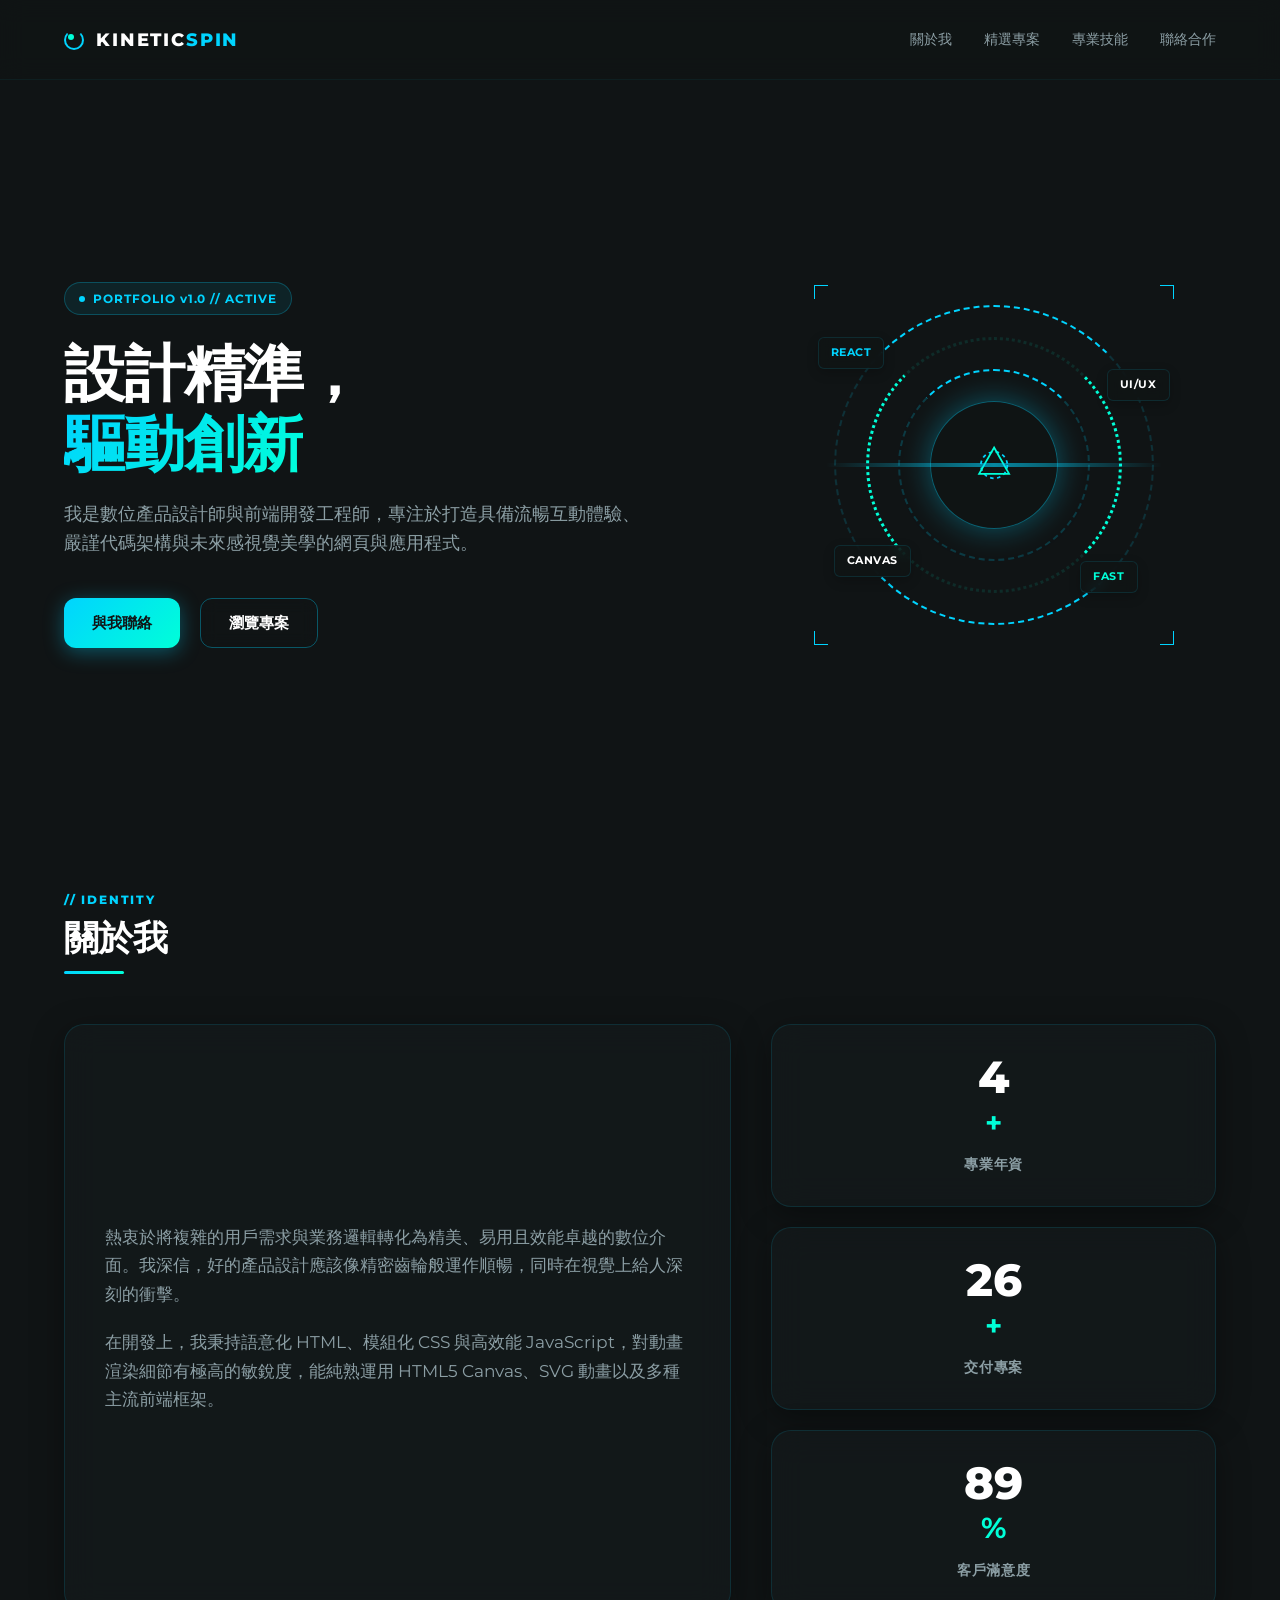
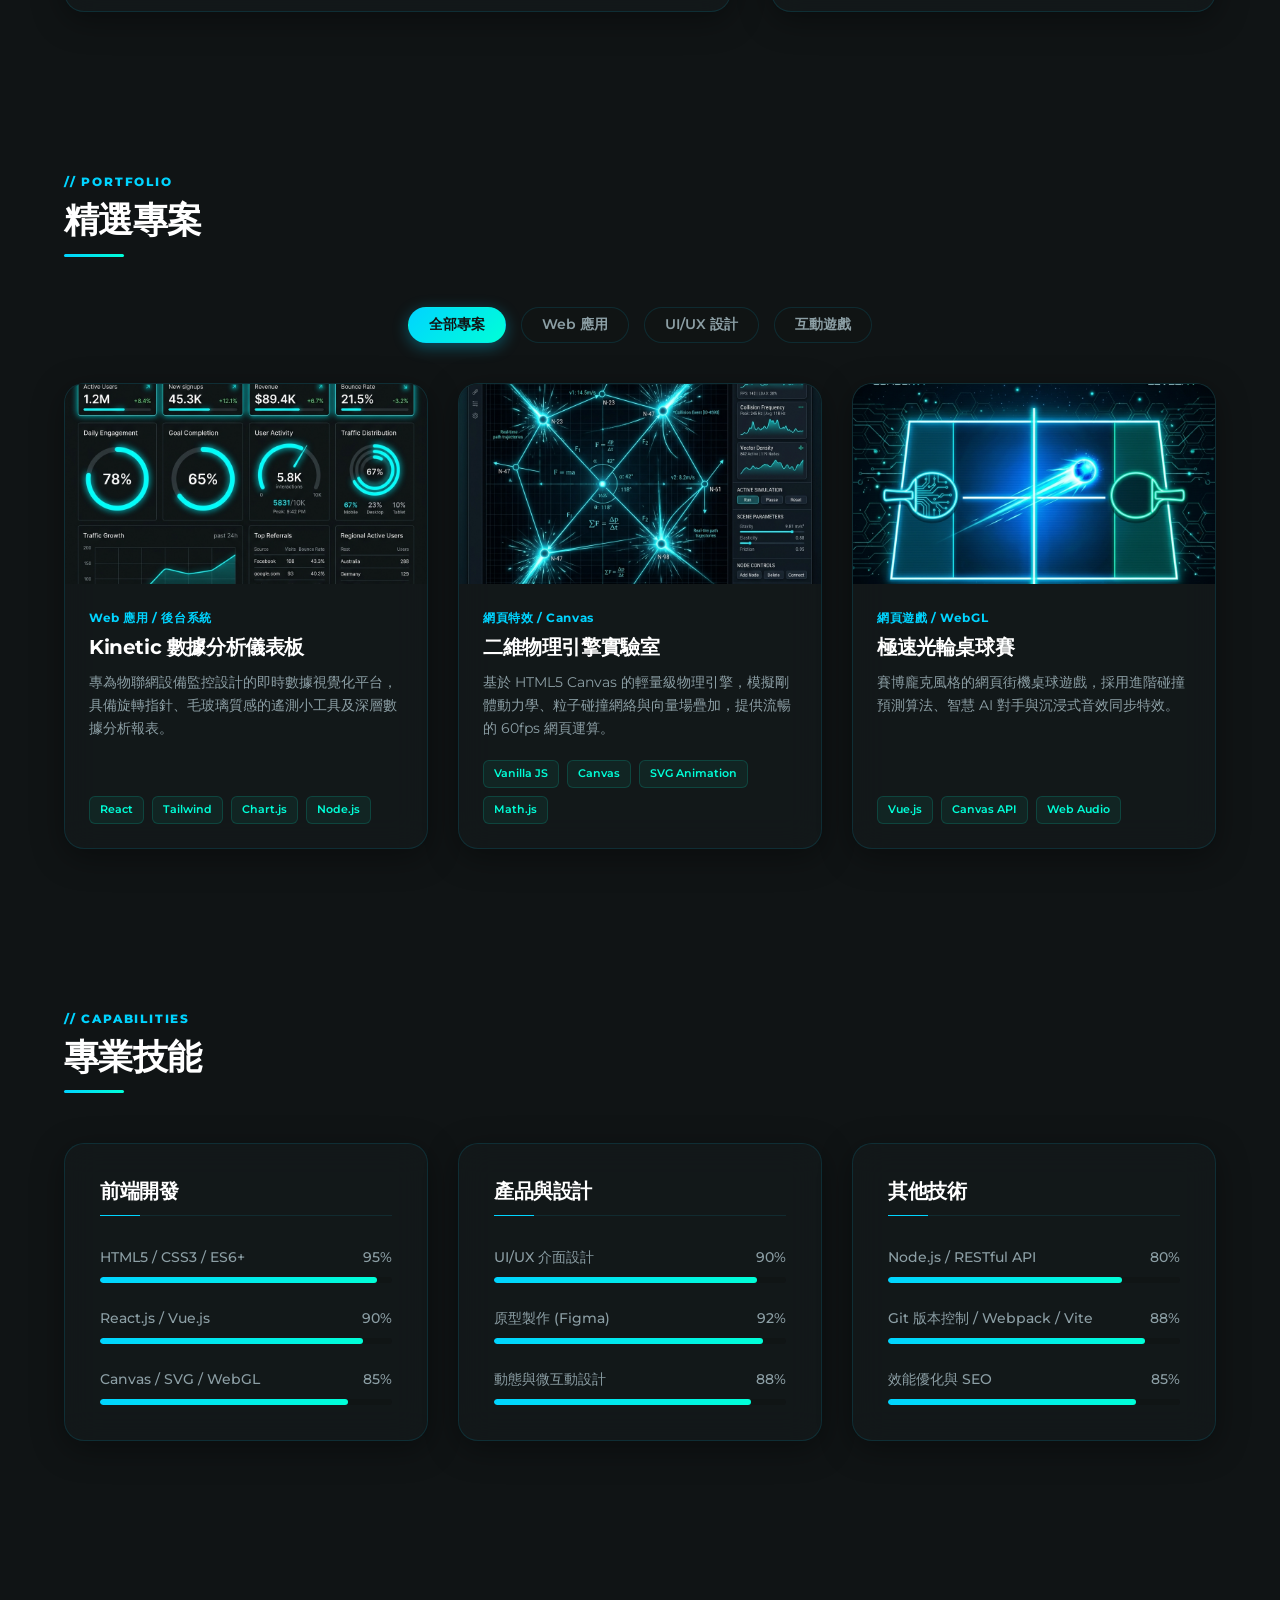
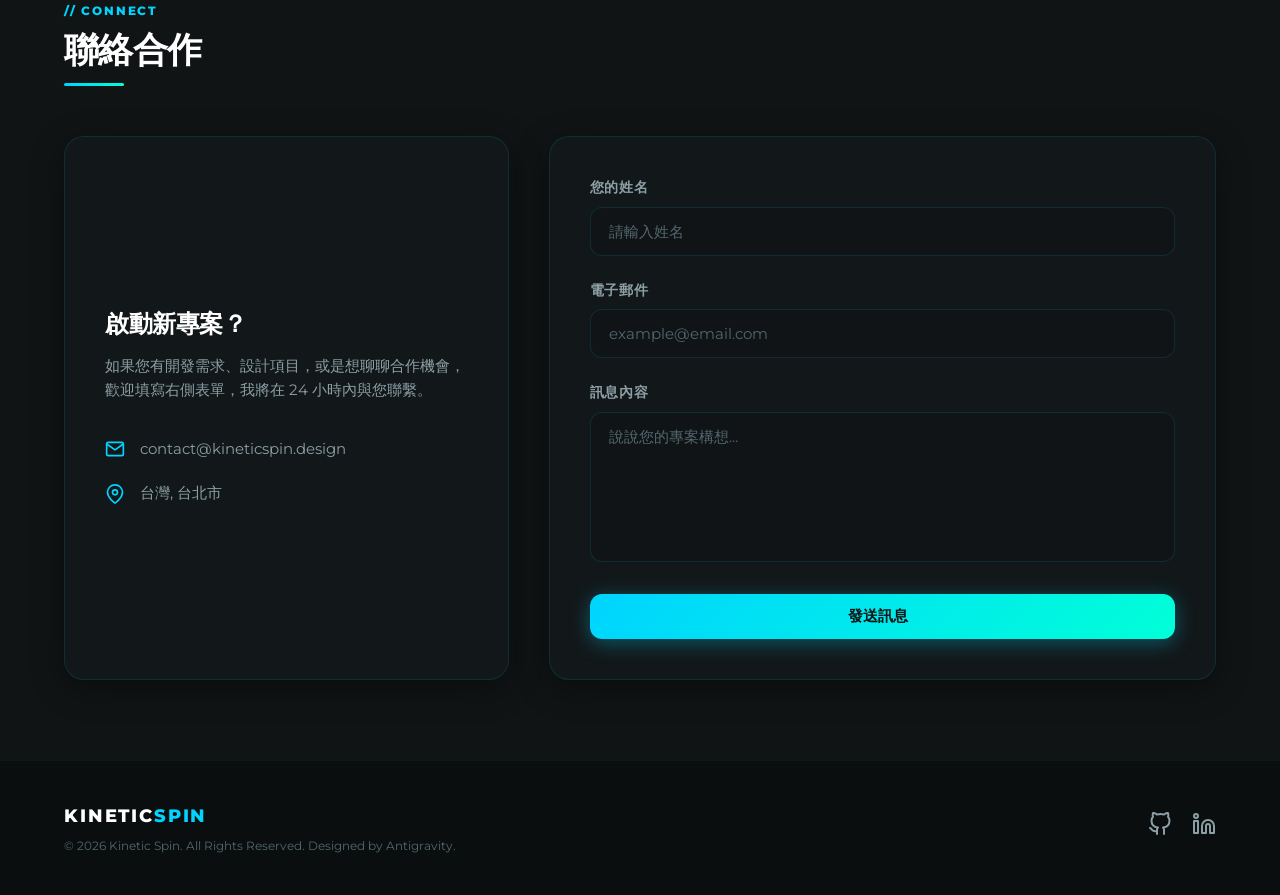
<file: index.html>
<!DOCTYPE html>
<html lang="zh-Hant">
<head>
    <meta charset="UTF-8">
    <meta name="viewport" content="width=device-width, initial-scale=1.0">
    <title>設計精準，驅動創新 | Kinetic Spin Portfolio</title>
    <meta name="description" content="個人數位產品設計與網頁開發作品集，融合 Kinetic Spin 科技美學，提供極致的前端體驗與創新技術展示。">
    <!-- Google Font: Montserrat -->
    <link rel="preconnect" href="https://fonts.googleapis.com">
    <link rel="preconnect" href="https://fonts.gstatic.com" crossorigin>
    <link href="https://fonts.googleapis.com/css2?family=Montserrat:wght@300;400;500;600;700;800;900&display=swap" rel="stylesheet">
    <!-- Stylesheet -->
    <link rel="stylesheet" href="styles.css">
</head>
<body>

    <!-- Particle Background Canvas -->
    <canvas id="particleCanvas"></canvas>

    <!-- Navigation Header -->
    <header class="header">
        <div class="nav-container">
            <a href="#" class="logo">
                <div class="logo-spin"></div>
                <span>KINETIC<span class="highlight">SPIN</span></span>
            </a>
            <button class="mobile-nav-toggle" aria-label="切換選單">
                <span class="bar"></span>
                <span class="bar"></span>
                <span class="bar"></span>
            </button>
            <nav class="nav-links">
                <a href="#about" class="nav-link">關於我</a>
                <a href="#projects" class="nav-link">精選專案</a>
                <a href="#skills" class="nav-link">專業技能</a>
                <a href="#contact" class="nav-link">聯絡合作</a>
            </nav>
        </div>
    </header>

    <!-- Main Content -->
    <main>
        <!-- Hero Section -->
        <section id="hero" class="hero-section">
            <div class="grid-container hero-grid">
                <div class="hero-content">
                    <div class="tech-chip">
                        <span class="pulse-dot"></span>
                        <span>PORTFOLIO v1.0 // ACTIVE</span>
                    </div>
                    <h1 class="hero-title">設計精準，<br><span class="gradient-text">驅動創新</span></h1>
                    <p class="hero-subtitle">
                        我是數位產品設計師與前端開發工程師，專注於打造具備流暢互動體驗、嚴謹代碼架構與未來感視覺美學的網頁與應用程式。
                    </p>
                    <div class="hero-actions">
                        <a href="#contact" class="btn btn-primary">與我聯絡</a>
                        <a href="#projects" class="btn btn-secondary">瀏覽專案</a>
                    </div>
                </div>
                <div class="hero-visual">
                    <div class="kinetic-spin-core" id="kineticCore">
                        <!-- Concentric Rotating Cyber Rings -->
                        <div class="ring outer-ring"></div>
                        <div class="ring mid-ring"></div>
                        <div class="ring inner-ring"></div>
                        <div class="core-node">
                            <svg viewBox="0 0 100 100" class="core-svg">
                                <circle cx="50" cy="50" r="15" fill="none" stroke="#00d4ff" stroke-width="2" stroke-dasharray="4, 4" class="pulse-circle" />
                                <polygon points="50,30 67,60 33,60" fill="none" stroke="#00ffd8" stroke-width="2" class="spin-polygon" />
                            </svg>
                        </div>
                        <!-- Tech HUD overlays -->
                        <div class="hud-scanner"></div>
                        <div class="hud-angle-indicator top-left"></div>
                        <div class="hud-angle-indicator top-right"></div>
                        <div class="hud-angle-indicator bottom-left"></div>
                        <div class="hud-angle-indicator bottom-right"></div>
                        <!-- Floating Tech Tags -->
                        <span class="floating-tag tag-1">REACT</span>
                        <span class="floating-tag tag-2">UI/UX</span>
                        <span class="floating-tag tag-3">CANVAS</span>
                        <span class="floating-tag tag-4">FAST</span>
                    </div>
                </div>
            </div>
        </section>

        <!-- About Me Section -->
        <section id="about" class="about-section scroll-reveal">
            <div class="container">
                <div class="section-header">
                    <span class="section-tag">// IDENTITY</span>
                    <h2 class="section-title">關於我</h2>
                    <div class="title-bar"></div>
                </div>
                <div class="about-grid">
                    <div class="about-text-panel glass-panel">
                        <p class="about-paragraph">
                            熱衷於將複雜的用戶需求與業務邏輯轉化為精美、易用且效能卓越的數位介面。我深信，好的產品設計應該像精密齒輪般運作順暢，同時在視覺上給人深刻的衝擊。
                        </p>
                        <p class="about-paragraph">
                            在開發上，我秉持語意化 HTML、模組化 CSS 與高效能 JavaScript，對動畫渲染細節有極高的敏銳度，能純熟運用 HTML5 Canvas、SVG 動畫以及多種主流前端框架。
                        </p>
                    </div>
                    <div class="metrics-panel">
                        <div class="metric-card glass-panel">
                            <span class="metric-num" data-val="5">0</span><span class="metric-plus">+</span>
                            <span class="metric-label">專業年資</span>
                        </div>
                        <div class="metric-card glass-panel">
                            <span class="metric-num" data-val="30">0</span><span class="metric-plus">+</span>
                            <span class="metric-label">交付專案</span>
                        </div>
                        <div class="metric-card glass-panel">
                            <span class="metric-num" data-val="100">0</span><span class="metric-plus">%</span>
                            <span class="metric-label">客戶滿意度</span>
                        </div>
                    </div>
                </div>
            </div>
        </section>

        <!-- Featured Works Section -->
        <section id="projects" class="projects-section scroll-reveal">
            <div class="container">
                <div class="section-header">
                    <span class="section-tag">// PORTFOLIO</span>
                    <h2 class="section-title">精選專案</h2>
                    <div class="title-bar"></div>
                </div>

                <!-- Filter Controls -->
                <div class="filter-controls">
                    <button class="filter-btn active" data-filter="all">全部專案</button>
                    <button class="filter-btn" data-filter="webapp">Web 應用</button>
                    <button class="filter-btn" data-filter="design">UI/UX 設計</button>
                    <button class="filter-btn" data-filter="game">互動遊戲</button>
                </div>

                <!-- Projects Grid -->
                <div class="projects-grid">
                    <!-- Project 1: Kinetic Analytics Dashboard -->
                    <div class="project-card glass-panel" data-category="webapp">
                        <div class="project-image-wrapper">
                            <img src="./assets/project-spin.png" alt="Kinetic Analytics Dashboard 專案縮圖" class="project-image">
                            <div class="project-overlay">
                                <a href="#" class="project-link" aria-label="查看專案詳情">
                                    <svg width="24" height="24" viewBox="0 0 24 24" fill="none" stroke="currentColor" stroke-width="2" stroke-linecap="round" stroke-linejoin="round"><path d="M18 13v6a2 2 0 0 1-2 2H5a2 2 0 0 1-2-2V8a2 2 0 0 1 2-2h6"></path><polyline points="15 3 21 3 21 9"></polyline><line x1="10" y1="14" x2="21" y2="3"></line></svg>
                                </a>
                            </div>
                        </div>
                        <div class="project-details">
                            <span class="project-cat">Web 應用 / 後台系統</span>
                            <h3 class="project-name">Kinetic 數據分析儀表板</h3>
                            <p class="project-description">
                                專為物聯網設備監控設計的即時數據視覺化平台，具備旋轉指針、毛玻璃質感的遙測小工具及深層數據分析報表。
                            </p>
                            <div class="tech-tags">
                                <span class="tech-tag">React</span>
                                <span class="tech-tag">Tailwind</span>
                                <span class="tech-tag">Chart.js</span>
                                <span class="tech-tag">Node.js</span>
                            </div>
                        </div>
                    </div>

                    <!-- Project 2: Interactive Physics Engine -->
                    <div class="project-card glass-panel" data-category="webapp design">
                        <div class="project-image-wrapper">
                            <img src="./assets/project-canvas.png" alt="Interactive Physics Engine 專案縮圖" class="project-image">
                            <div class="project-overlay">
                                <a href="#" class="project-link" aria-label="查看專案詳情">
                                    <svg width="24" height="24" viewBox="0 0 24 24" fill="none" stroke="currentColor" stroke-width="2" stroke-linecap="round" stroke-linejoin="round"><path d="M18 13v6a2 2 0 0 1-2 2H5a2 2 0 0 1-2-2V8a2 2 0 0 1 2-2h6"></path><polyline points="15 3 21 3 21 9"></polyline><line x1="10" y1="14" x2="21" y2="3"></line></svg>
                                </a>
                            </div>
                        </div>
                        <div class="project-details">
                            <span class="project-cat">網頁特效 / Canvas</span>
                            <h3 class="project-name">二維物理引擎實驗室</h3>
                            <p class="project-description">
                                基於 HTML5 Canvas 的輕量級物理引擎，模擬剛體動力學、粒子碰撞網絡與向量場疊加，提供流暢的 60fps 網頁運算。
                            </p>
                            <div class="tech-tags">
                                <span class="tech-tag">Vanilla JS</span>
                                <span class="tech-tag">Canvas</span>
                                <span class="tech-tag">SVG Animation</span>
                                <span class="tech-tag">Math.js</span>
                            </div>
                        </div>
                    </div>

                    <!-- Project 3: Cyber Table Tennis -->
                    <div class="project-card glass-panel" data-category="game">
                        <div class="project-image-wrapper">
                            <img src="./assets/project-game.png" alt="Cyber Table Tennis 專案縮圖" class="project-image">
                            <div class="project-overlay">
                                <a href="cyber-pingpong.html" class="project-link" aria-label="查看專案詳情">
                                    <svg width="24" height="24" viewBox="0 0 24 24" fill="none" stroke="currentColor" stroke-width="2" stroke-linecap="round" stroke-linejoin="round"><path d="M18 13v6a2 2 0 0 1-2 2H5a2 2 0 0 1-2-2V8a2 2 0 0 1 2-2h6"></path><polyline points="15 3 21 3 21 9"></polyline><line x1="10" y1="14" x2="21" y2="3"></line></svg>
                                </a>
                            </div>
                        </div>
                        <div class="project-details">
                            <span class="project-cat">網頁遊戲 / WebGL</span>
                            <h3 class="project-name"><a href="cyber-pingpong.html" class="project-title-link">極速光輪桌球賽</a></h3>
                            <p class="project-description">
                                賽博龐克風格的網頁街機桌球遊戲，採用進階碰撞預測算法、智慧 AI 對手與沉浸式音效同步特效。
                            </p>
                            <div class="tech-tags">
                                <span class="tech-tag">Vue.js</span>
                                <span class="tech-tag">Canvas API</span>
                                <span class="tech-tag">Web Audio</span>
                            </div>
                        </div>
                    </div>
                </div>
            </div>
        </section>

        <!-- Skills Section -->
        <section id="skills" class="skills-section scroll-reveal">
            <div class="container">
                <div class="section-header">
                    <span class="section-tag">// CAPABILITIES</span>
                    <h2 class="section-title">專業技能</h2>
                    <div class="title-bar"></div>
                </div>

                <div class="skills-grid">
                    <!-- Tech Skill Categories -->
                    <div class="skill-category glass-panel">
                        <h3 class="category-title">前端開發</h3>
                        <div class="skills-list">
                            <div class="skill-item">
                                <div class="skill-info">
                                    <span>HTML5 / CSS3 / ES6+</span>
                                    <span>95%</span>
                                </div>
                                <div class="progress-bar-bg"><div class="progress-bar-fill" style="width: 95%"></div></div>
                            </div>
                            <div class="skill-item">
                                <div class="skill-info">
                                    <span>React.js / Vue.js</span>
                                    <span>90%</span>
                                </div>
                                <div class="progress-bar-bg"><div class="progress-bar-fill" style="width: 90%"></div></div>
                            </div>
                            <div class="skill-item">
                                <div class="skill-info">
                                    <span>Canvas / SVG / WebGL</span>
                                    <span>85%</span>
                                </div>
                                <div class="progress-bar-bg"><div class="progress-bar-fill" style="width: 85%"></div></div>
                            </div>
                        </div>
                    </div>

                    <div class="skill-category glass-panel">
                        <h3 class="category-title">產品與設計</h3>
                        <div class="skills-list">
                            <div class="skill-item">
                                <div class="skill-info">
                                    <span>UI/UX 介面設計</span>
                                    <span>90%</span>
                                </div>
                                <div class="progress-bar-bg"><div class="progress-bar-fill" style="width: 90%"></div></div>
                            </div>
                            <div class="skill-item">
                                <div class="skill-info">
                                    <span>原型製作 (Figma)</span>
                                    <span>92%</span>
                                </div>
                                <div class="progress-bar-bg"><div class="progress-bar-fill" style="width: 92%"></div></div>
                            </div>
                            <div class="skill-item">
                                <div class="skill-info">
                                    <span>動態與微互動設計</span>
                                    <span>88%</span>
                                </div>
                                <div class="progress-bar-bg"><div class="progress-bar-fill" style="width: 88%"></div></div>
                            </div>
                        </div>
                    </div>

                    <div class="skill-category glass-panel">
                        <h3 class="category-title">其他技術</h3>
                        <div class="skills-list">
                            <div class="skill-item">
                                <div class="skill-info">
                                    <span>Node.js / RESTful API</span>
                                    <span>80%</span>
                                </div>
                                <div class="progress-bar-bg"><div class="progress-bar-fill" style="width: 80%"></div></div>
                            </div>
                            <div class="skill-item">
                                <div class="skill-info">
                                    <span>Git 版本控制 / Webpack / Vite</span>
                                    <span>88%</span>
                                </div>
                                <div class="progress-bar-bg"><div class="progress-bar-fill" style="width: 88%"></div></div>
                            </div>
                            <div class="skill-item">
                                <div class="skill-info">
                                    <span>效能優化與 SEO</span>
                                    <span>85%</span>
                                </div>
                                <div class="progress-bar-bg"><div class="progress-bar-fill" style="width: 85%"></div></div>
                            </div>
                        </div>
                    </div>
                </div>
            </div>
        </section>

        <!-- Contact Section -->
        <section id="contact" class="contact-section scroll-reveal">
            <div class="container">
                <div class="section-header">
                    <span class="section-tag">// CONNECT</span>
                    <h2 class="section-title">聯絡合作</h2>
                    <div class="title-bar"></div>
                </div>

                <div class="contact-grid">
                    <div class="contact-info-panel glass-panel">
                        <h3 class="panel-subtitle">啟動新專案？</h3>
                        <p class="panel-desc">
                            如果您有開發需求、設計項目，或是想聊聊合作機會，歡迎填寫右側表單，我將在 24 小時內與您聯繫。
                        </p>
                        <div class="contact-details">
                            <div class="contact-detail-item">
                                <svg width="20" height="20" viewBox="0 0 24 24" fill="none" stroke="#00d4ff" stroke-width="2" stroke-linecap="round" stroke-linejoin="round"><path d="M4 4h16c1.1 0 2 .9 2 2v12c0 1.1-.9 2-2 2H4c-1.1 0-2-.9-2-2V6c0-1.1.9-2 2-2z"></path><polyline points="22,6 12,13 2,6"></polyline></svg>
                                <span>contact@kineticspin.design</span>
                            </div>
                            <div class="contact-detail-item">
                                <svg width="20" height="20" viewBox="0 0 24 24" fill="none" stroke="#00d4ff" stroke-width="2" stroke-linecap="round" stroke-linejoin="round"><path d="M21 10c0 7-9 13-9 13s-9-6-9-13a9 9 0 0 1 18 0z"></path><circle cx="12" cy="10" r="3"></circle></svg>
                                <span>台灣, 台北市</span>
                            </div>
                        </div>
                    </div>

                    <div class="contact-form-panel glass-panel">
                        <form id="contactForm" novalidate>
                            <div class="form-group">
                                <label for="name" class="form-label">您的姓名</label>
                                <input type="text" id="name" name="name" class="form-input" placeholder="請輸入姓名" required>
                                <span class="error-msg" id="nameError">姓名為必填欄位</span>
                            </div>
                            <div class="form-group">
                                <label for="email" class="form-label">電子郵件</label>
                                <input type="email" id="email" name="email" class="form-input" placeholder="example@email.com" required>
                                <span class="error-msg" id="emailError">請輸入有效的電子郵件地址</span>
                            </div>
                            <div class="form-group">
                                <label for="message" class="form-label">訊息內容</label>
                                <textarea id="message" name="message" class="form-input form-textarea" placeholder="說說您的專案構想..." required></textarea>
                                <span class="error-msg" id="messageError">訊息內容不能為空</span>
                            </div>
                            <button type="submit" class="btn btn-primary btn-block">
                                <span>發送訊息</span>
                                <div class="btn-glow"></div>
                            </button>
                        </form>
                        <!-- Form Success Overlay -->
                        <div class="form-success-overlay" id="formSuccess">
                            <div class="success-icon">✓</div>
                            <h3>發送成功！</h3>
                            <p>感謝您的聯絡，我會盡快回覆您。</p>
                            <button class="btn btn-secondary btn-sm" id="closeSuccessBtn">再次填寫</button>
                        </div>
                    </div>
                </div>
            </div>
        </section>
    </main>

    <!-- Footer Section -->
    <footer class="footer">
        <div class="container footer-container">
            <div class="footer-info">
                <p class="footer-logo">KINETIC<span class="highlight">SPIN</span></p>
                <p class="footer-copyright">&copy; 2026 Kinetic Spin. All Rights Reserved. Designed by Antigravity.</p>
            </div>
            <div class="footer-links">
                <a href="https://github.com" target="_blank" rel="noopener noreferrer" class="footer-social-link" aria-label="Github">
                    <svg width="24" height="24" viewBox="0 0 24 24" fill="none" stroke="currentColor" stroke-width="2" stroke-linecap="round" stroke-linejoin="round"><path d="M9 19c-5 1.5-5-2.5-7-3m14 6v-3.87a3.37 3.37 0 0 0-.94-2.61c3.14-.35 6.44-1.54 6.44-7A5.44 5.44 0 0 0 20 4.77 5.07 5.07 0 0 0 19.91 1S18.73.65 16 2.48a13.38 13.38 0 0 0-7 0C6.27.65 5.09 1 5.09 1A5.07 5.07 0 0 0 5 4.77a5.44 5.44 0 0 0-1.5 3.78c0 5.42 3.3 6.61 6.44 7A3.37 3.37 0 0 0 9 18.13V22"></path></svg>
                </a>
                <a href="https://linkedin.com" target="_blank" rel="noopener noreferrer" class="footer-social-link" aria-label="LinkedIn">
                    <svg width="24" height="24" viewBox="0 0 24 24" fill="none" stroke="currentColor" stroke-width="2" stroke-linecap="round" stroke-linejoin="round"><path d="M16 8a6 6 0 0 1 6 6v7h-4v-7a2 2 0 0 0-2-2 2 2 0 0 0-2 2v7h-4v-7a6 6 0 0 1 6-6z"></path><rect x="2" y="9" width="4" height="12"></rect><circle cx="4" cy="4" r="2"></circle></svg>
                </a>
            </div>
        </div>
    </footer>

    <!-- JavaScript -->
    <script src="script.js"></script>
</body>
</html>
</file>
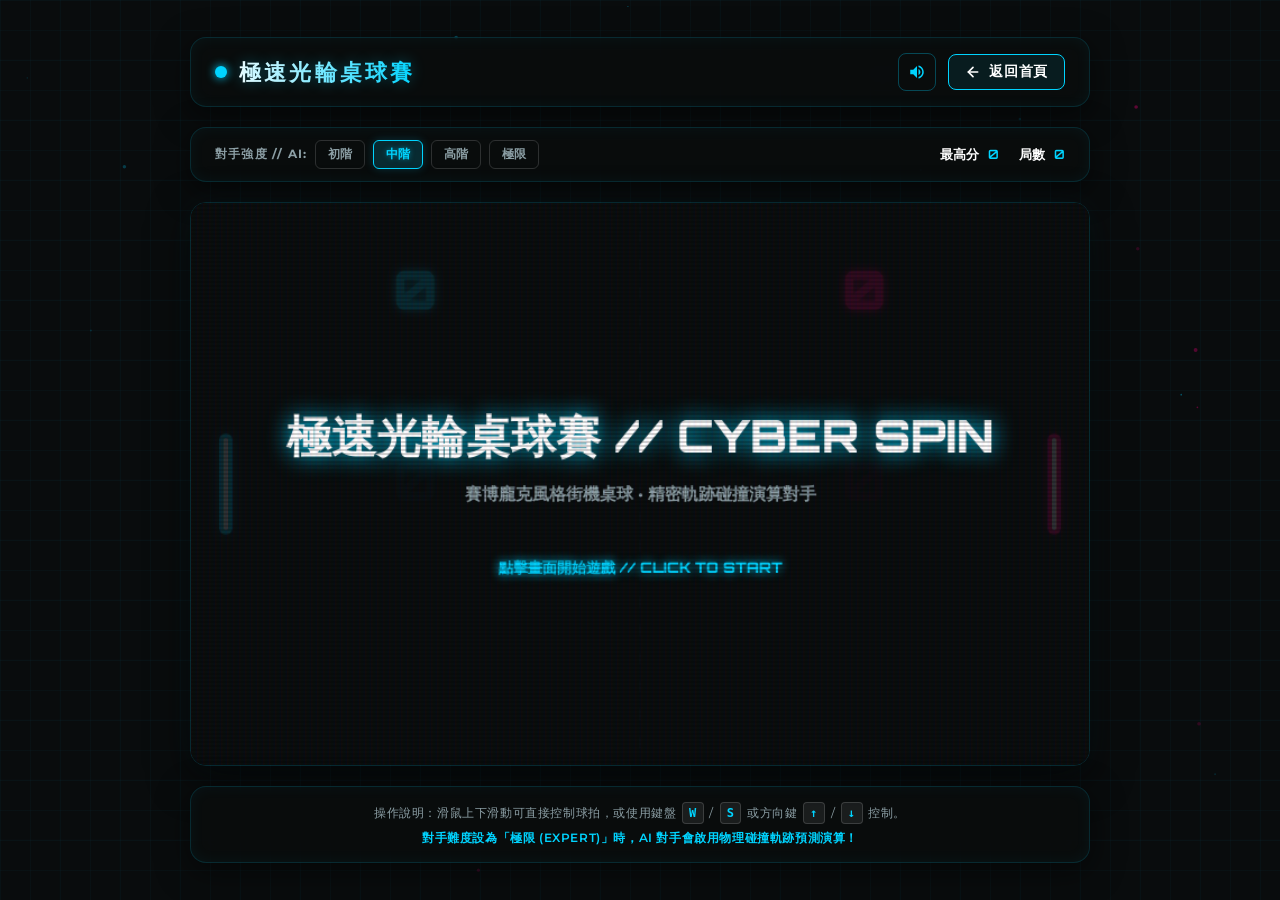
<file: cyber-pingpong.html>
<!DOCTYPE html>
<html lang="zh-Hant">
<head>
    <meta charset="UTF-8">
    <meta name="viewport" content="width=device-width, initial-scale=1.0">
    <title>極速光輪桌球賽 // CYBER SPIN</title>
    <!-- Google Fonts: Montserrat & Orbitron for digital/arcade feel -->
    <link rel="preconnect" href="https://fonts.googleapis.com">
    <link rel="preconnect" href="https://fonts.gstatic.com" crossorigin>
    <link href="https://fonts.googleapis.com/css2?family=Montserrat:wght@400;600;700&family=Orbitron:wght@400;600;800;900&display=swap" rel="stylesheet">
    
    <style>
        :root {
            --bg-dark: #0a0d0e;
            --bg-grid: #0d1214;
            --accent-cyan: #00d4ff;
            --accent-cyan-glow: rgba(0, 212, 255, 0.4);
            --accent-pink: #ff007f;
            --accent-pink-glow: rgba(255, 0, 127, 0.4);
            --accent-teal: #00ffd8;
            --text-primary: #ffffff;
            --text-secondary: #8c9fa5;
            --glass-border: rgba(0, 212, 255, 0.15);
            --glass-bg: rgba(10, 13, 14, 0.7);
            --font-display: 'Orbitron', sans-serif;
            --font-body: 'Montserrat', sans-serif;
        }

        * {
            box-sizing: border-box;
            margin: 0;
            padding: 0;
        }

        body {
            background-color: var(--bg-dark);
            color: var(--text-primary);
            font-family: var(--font-body);
            overflow: hidden;
            display: flex;
            flex-direction: column;
            align-items: center;
            justify-content: center;
            min-height: 100vh;
            position: relative;
            background-image: 
                linear-gradient(rgba(0, 212, 255, 0.03) 1px, transparent 1px),
                linear-gradient(90deg, rgba(0, 212, 255, 0.03) 1px, transparent 1px);
            background-size: 30px 30px;
        }

        /* Particle Canvas background */
        #bgCanvas {
            position: absolute;
            top: 0;
            left: 0;
            width: 100%;
            height: 100%;
            z-index: -1;
            pointer-events: none;
        }

        /* Container styling */
        .game-wrapper {
            width: 95%;
            max-width: 900px;
            display: flex;
            flex-direction: column;
            gap: 20px;
            z-index: 10;
        }

        /* Glassmorphism Headers & Panels */
        .glass-panel {
            background: var(--glass-bg);
            backdrop-filter: blur(12px);
            -webkit-backdrop-filter: blur(12px);
            border: 1px solid var(--glass-border);
            border-radius: 16px;
            padding: 15px 24px;
            box-shadow: 0 8px 32px 0 rgba(0, 0, 0, 0.5),
                        inset 0 0 15px rgba(0, 212, 255, 0.05);
        }

        .header-panel {
            display: flex;
            justify-content: space-between;
            align-items: center;
        }

        .logo-section {
            display: flex;
            align-items: center;
            gap: 12px;
        }

        .logo-pulse {
            width: 12px;
            height: 12px;
            background-color: var(--accent-cyan);
            border-radius: 50%;
            box-shadow: 0 0 10px var(--accent-cyan);
            animation: pulse-glow 2s infinite alternate;
        }

        @keyframes pulse-glow {
            from {
                transform: scale(0.8);
                box-shadow: 0 0 6px var(--accent-cyan);
            }
            to {
                transform: scale(1.2);
                box-shadow: 0 0 16px var(--accent-cyan), 0 0 25px var(--accent-cyan);
            }
        }

        .game-title {
            font-family: var(--font-display);
            font-size: 1.35rem;
            font-weight: 800;
            letter-spacing: 0.15em;
            text-transform: uppercase;
            background: linear-gradient(90deg, #ffffff, var(--accent-cyan));
            -webkit-background-clip: text;
            -webkit-text-fill-color: transparent;
            text-shadow: 0 0 15px rgba(0, 212, 255, 0.3);
        }

        .btn {
            background: rgba(0, 212, 255, 0.08);
            border: 1px solid var(--accent-cyan);
            color: var(--text-primary);
            padding: 8px 16px;
            font-size: 0.85rem;
            font-weight: 600;
            font-family: var(--font-body);
            border-radius: 8px;
            cursor: pointer;
            transition: all 0.3s cubic-bezier(0.16, 1, 0.3, 1);
            display: flex;
            align-items: center;
            gap: 8px;
            text-decoration: none;
            letter-spacing: 0.05em;
        }

        .btn:hover {
            background: var(--accent-cyan);
            color: var(--bg-dark);
            box-shadow: 0 0 15px var(--accent-cyan-glow);
            transform: translateY(-2px);
        }

        .btn:active {
            transform: translateY(0);
        }

        /* Controls Panel */
        .controls-panel {
            display: flex;
            flex-wrap: wrap;
            justify-content: space-between;
            align-items: center;
            gap: 15px;
            padding: 12px 24px;
        }

        .difficulty-selector {
            display: flex;
            align-items: center;
            gap: 8px;
        }

        .selector-label {
            font-size: 0.75rem;
            color: var(--text-secondary);
            font-weight: 700;
            text-transform: uppercase;
            letter-spacing: 0.1em;
        }

        .diff-btn {
            background: transparent;
            border: 1px solid rgba(255, 255, 255, 0.15);
            color: var(--text-secondary);
            padding: 5px 12px;
            font-size: 0.75rem;
            font-weight: 600;
            border-radius: 6px;
            cursor: pointer;
            transition: all 0.2s ease;
        }

        .diff-btn:hover {
            border-color: var(--accent-cyan);
            color: var(--text-primary);
        }

        .diff-btn.active {
            border-color: var(--accent-cyan);
            background: rgba(0, 212, 255, 0.15);
            color: var(--accent-cyan);
            box-shadow: 0 0 10px rgba(0, 212, 255, 0.2);
            text-shadow: 0 0 5px rgba(0, 212, 255, 0.5);
        }

        .stats-display {
            display: flex;
            align-items: center;
            gap: 20px;
        }

        .stat-item {
            font-size: 0.8rem;
            font-weight: 600;
        }

        .stat-value {
            font-family: var(--font-display);
            color: var(--accent-cyan);
            margin-left: 5px;
        }

        /* Screen & CRT Effects */
        .screen-container {
            position: relative;
            width: 100%;
            border-radius: 16px;
            overflow: hidden;
            border: 1px solid var(--glass-border);
            box-shadow: 0 12px 40px rgba(0, 0, 0, 0.6),
                        0 0 30px rgba(0, 212, 255, 0.05);
        }

        /* CRT Overlay Scanlines */
        .screen-container::after {
            content: " ";
            display: block;
            position: absolute;
            top: 0; left: 0; bottom: 0; right: 0;
            background: linear-gradient(rgba(18, 16, 16, 0) 50%, rgba(0, 0, 0, 0.25) 50%), linear-gradient(90deg, rgba(255, 0, 0, 0.06), rgba(0, 255, 0, 0.02), rgba(0, 0, 255, 0.06));
            z-index: 2;
            background-size: 100% 4px, 6px 100%;
            pointer-events: none;
            opacity: 0.7;
        }

        /* CRT Screen Flicker */
        @keyframes flicker {
            0% { opacity: 0.985; }
            50% { opacity: 0.995; }
            100% { opacity: 0.985; }
        }

        #gameCanvas {
            display: block;
            width: 100%;
            height: auto;
            aspect-ratio: 800 / 500;
            background-color: #0b0e10;
            cursor: none;
            animation: flicker 0.15s infinite;
        }

        /* Shake animation for canvas on collision */
        .shake {
            animation: screen-shake 0.15s cubic-bezier(.36,.07,.19,.97) both;
        }

        @keyframes screen-shake {
            10%, 90% { transform: translate3d(-1px, 0, 0); }
            20%, 80% { transform: translate3d(2px, 1px, 0); }
            30%, 50%, 70% { transform: translate3d(-4px, -1px, 0); }
            40%, 60% { transform: translate3d(4px, 1px, 0); }
        }

        /* Instructions Footer */
        .footer-panel {
            text-align: center;
            font-size: 0.75rem;
            color: var(--text-secondary);
            letter-spacing: 0.05em;
            line-height: 1.5;
        }

        .key-hint {
            display: inline-block;
            background: rgba(255, 255, 255, 0.07);
            border: 1px solid rgba(255, 255, 255, 0.15);
            padding: 1px 6px;
            border-radius: 4px;
            font-family: monospace;
            font-weight: bold;
            color: var(--accent-cyan);
            margin: 0 2px;
        }

        /* Interactive controls for audio */
        .audio-btn {
            background: transparent;
            border: 1px solid rgba(0, 212, 255, 0.3);
            color: var(--accent-cyan);
            width: 38px;
            height: 38px;
            border-radius: 8px;
            cursor: pointer;
            display: flex;
            align-items: center;
            justify-content: center;
            transition: all 0.2s ease;
        }

        .audio-btn:hover {
            border-color: var(--accent-cyan);
            background: rgba(0, 212, 255, 0.1);
            box-shadow: 0 0 8px rgba(0, 212, 255, 0.2);
        }

        .audio-btn svg {
            width: 18px;
            height: 18px;
            fill: currentColor;
        }

        @media (max-width: 768px) {
            .header-panel {
                flex-direction: column;
                gap: 12px;
                text-align: center;
            }
            .controls-panel {
                flex-direction: column;
                gap: 12px;
            }
            .difficulty-selector {
                justify-content: center;
            }
        }
    </style>
</head>
<body>

    <!-- Space/Grid Background FX -->
    <canvas id="bgCanvas"></canvas>

    <div class="game-wrapper">
        <!-- Top Nav & Logo Panel -->
        <header class="glass-panel header-panel">
            <div class="logo-section">
                <div class="logo-pulse"></div>
                <h1 class="game-title">極速光輪桌球賽</h1>
            </div>
            
            <div style="display: flex; gap: 12px; align-items: center;">
                <!-- Audio Synthesis Toggle -->
                <button id="audioToggleBtn" class="audio-btn" aria-label="切換音效">
                    <svg id="soundOnIcon" viewBox="0 0 24 24">
                        <path d="M3 9v6h4l5 5V4L7 9H3zm13.5 3c0-1.77-1.02-3.29-2.5-4.03v8.05c1.48-.73 2.5-2.25 2.5-4.02zM14 3.23v2.06c2.89.86 5 3.54 5 6.71s-2.11 5.85-5 6.71v2.06c4.01-.91 7-4.49 7-8.77s-2.99-7.86-7-8.77z"/>
                    </svg>
                    <svg id="soundOffIcon" viewBox="0 0 24 24" style="display: none;">
                        <path d="M16.5 12c0-1.77-1.02-3.29-2.5-4.03v2.21l2.45 2.45c.03-.21.05-.42.05-.63zm2.5 0c0 .94-.2 1.82-.54 2.64l1.51 1.51C20.63 14.91 21 13.5 21 12c0-4.28-2.99-7.86-7-8.77v2.06c2.89.86 5 3.54 5 6.71zM4.27 3L3 4.27 7.73 9H3v6h4l5 5v-6.73l4.25 4.25c-.67.52-1.42.93-2.25 1.18v2.06c1.38-.31 2.63-.95 3.69-1.81L19.73 21 21 19.73 4.27 3zM12 4L9.91 6.09 12 8.18V4z"/>
                    </svg>
                </button>

                <!-- Back button to main portfolio -->
                <a href="index.html" class="btn">
                    <svg width="16" height="16" viewBox="0 0 24 24" fill="none" stroke="currentColor" stroke-width="2.5" stroke-linecap="round" stroke-linejoin="round"><line x1="19" y1="12" x2="5" y2="12"></line><polyline points="12 19 5 12 12 5"></polyline></svg>
                    返回首頁
                </a>
            </div>
        </header>

        <!-- Configuration Bar -->
        <section class="glass-panel controls-panel">
            <!-- Difficulty settings -->
            <div class="difficulty-selector">
                <span class="selector-label">對手強度 // AI:</span>
                <button class="diff-btn" data-diff="easy">初階</button>
                <button class="diff-btn active" data-diff="medium">中階</button>
                <button class="diff-btn" data-diff="hard">高階</button>
                <button class="diff-btn" data-diff="expert">極限</button>
            </div>

            <!-- Score statistics -->
            <div class="stats-display">
                <div class="stat-item">最高分 <span id="highScoreText" class="stat-value">0</span></div>
                <div class="stat-item">局數 <span id="matchCountText" class="stat-value">0</span></div>
            </div>
        </section>

        <!-- Main Game CRT Screen Container -->
        <main class="screen-container" id="screenContainer">
            <canvas id="gameCanvas" width="800" height="500"></canvas>
        </main>

        <!-- Navigation instructions -->
        <footer class="glass-panel footer-panel">
            <div>
                操作說明：滑鼠上下滑動可直接控制球拍，或使用鍵盤 <span class="key-hint">W</span> / <span class="key-hint">S</span> 或方向鍵 <span class="key-hint">↑</span> / <span class="key-hint">↓</span> 控制。
            </div>
            <div style="margin-top: 5px; color: var(--accent-cyan); font-weight: 600;">
                對手難度設為「極限 (EXPERT)」時，AI 對手會啟用物理碰撞軌跡預測演算！
            </div>
        </footer>
    </div>

    <script>
        // ==========================================================================
        // 1. Particle Background System
        // ==========================================================================
        const bgCanvas = document.getElementById('bgCanvas');
        const bgCtx = bgCanvas.getContext('2d');
        let bgParticles = [];

        function resizeBgCanvas() {
            bgCanvas.width = window.innerWidth;
            bgCanvas.height = window.innerHeight;
        }
        window.addEventListener('resize', resizeBgCanvas);
        resizeBgCanvas();

        class BgParticle {
            constructor() {
                this.reset();
                this.y = Math.random() * bgCanvas.height;
            }

            reset() {
                this.x = Math.random() * bgCanvas.width;
                this.y = 0;
                this.size = Math.random() * 1.5 + 0.5;
                this.speed = Math.random() * 0.4 + 0.1;
                this.alpha = Math.random() * 0.3 + 0.1;
                this.color = Math.random() > 0.5 ? '0, 212, 255' : '255, 0, 127';
            }

            update() {
                this.y += this.speed;
                if (this.y > bgCanvas.height) {
                    this.reset();
                }
            }

            draw() {
                bgCtx.fillStyle = `rgba(${this.color}, ${this.alpha})`;
                bgCtx.beginPath();
                bgCtx.arc(this.x, this.y, this.size, 0, Math.PI * 2);
                bgCtx.fill();
            }
        }

        // Initialize particles
        for (let i = 0; i < 40; i++) {
            bgParticles.push(new BgParticle());
        }

        function animateBg() {
            bgCtx.clearRect(0, 0, bgCanvas.width, bgCanvas.height);
            bgCtx.fillStyle = 'rgba(10, 13, 14, 0.15)'; // faint persistence
            bgCtx.fillRect(0, 0, bgCanvas.width, bgCanvas.height);
            
            // Draw faint grids
            bgCtx.strokeStyle = 'rgba(0, 212, 255, 0.015)';
            bgCtx.lineWidth = 1;
            const size = 60;
            for(let x = 0; x < bgCanvas.width; x += size) {
                bgCtx.beginPath();
                bgCtx.moveTo(x, 0);
                bgCtx.lineTo(x, bgCanvas.height);
                bgCtx.stroke();
            }
            for(let y = 0; y < bgCanvas.height; y += size) {
                bgCtx.beginPath();
                bgCtx.moveTo(0, y);
                bgCtx.lineTo(bgCanvas.width, y);
                bgCtx.stroke();
            }

            bgParticles.forEach(p => {
                p.update();
                p.draw();
            });
            requestAnimationFrame(animateBg);
        }
        animateBg();


        // ==========================================================================
        // 2. Synthesized Sound System (Web Audio API)
        // ==========================================================================
        let audioCtx = null;
        let isMuted = false;

        // Initialize Web Audio Context on interaction
        function initAudio() {
            if (!audioCtx) {
                audioCtx = new (window.AudioContext || window.webkitAudioContext)();
            }
            if (audioCtx.state === 'suspended') {
                audioCtx.resume();
            }
        }

        // SFX Play Function
        function playSound(type) {
            if (isMuted) return;
            initAudio();
            if (!audioCtx) return;

            const osc = audioCtx.createOscillator();
            const gain = audioCtx.createGain();
            osc.connect(gain);
            gain.connect(audioCtx.destination);

            const now = audioCtx.currentTime;

            if (type === 'hit-player') {
                // Short, energetic retro cyber sound
                osc.type = 'sawtooth';
                osc.frequency.setValueAtTime(261.63, now); // C4
                osc.frequency.exponentialRampToValueAtTime(523.25, now + 0.08); // C5
                gain.gain.setValueAtTime(0.15, now);
                gain.gain.exponentialRampToValueAtTime(0.01, now + 0.1);
                osc.start(now);
                osc.stop(now + 0.1);
            } 
            else if (type === 'hit-ai') {
                osc.type = 'triangle';
                osc.frequency.setValueAtTime(329.63, now); // E4
                osc.frequency.exponentialRampToValueAtTime(659.25, now + 0.08); // E5
                gain.gain.setValueAtTime(0.15, now);
                gain.gain.exponentialRampToValueAtTime(0.01, now + 0.1);
                osc.start(now);
                osc.stop(now + 0.1);
            } 
            else if (type === 'hit-wall') {
                // Low pitch bounce
                osc.type = 'sine';
                osc.frequency.setValueAtTime(150, now);
                gain.gain.setValueAtTime(0.1, now);
                gain.gain.exponentialRampToValueAtTime(0.01, now + 0.06);
                osc.start(now);
                osc.stop(now + 0.06);
            } 
            else if (type === 'score-player') {
                // Retro arcade coin chime (2-step note)
                osc.type = 'square';
                osc.frequency.setValueAtTime(523.25, now); // C5
                osc.frequency.setValueAtTime(659.25, now + 0.08); // E5
                gain.gain.setValueAtTime(0.12, now);
                gain.gain.exponentialRampToValueAtTime(0.01, now + 0.25);
                osc.start(now);
                osc.stop(now + 0.25);
            } 
            else if (type === 'score-ai') {
                // Descending synthetic defeat siren
                osc.type = 'sine';
                osc.frequency.setValueAtTime(220, now);
                osc.frequency.linearRampToValueAtTime(110, now + 0.35);
                gain.gain.setValueAtTime(0.18, now);
                gain.gain.exponentialRampToValueAtTime(0.01, now + 0.4);
                osc.start(now);
                osc.stop(now + 0.4);
            }
            else if (type === 'victory') {
                // Dynamic futuristic arpeggio chime
                const notes = [523.25, 659.25, 783.99, 1046.50]; // C, E, G, C arpeggio
                notes.forEach((freq, idx) => {
                    const noteOsc = audioCtx.createOscillator();
                    const noteGain = audioCtx.createGain();
                    noteOsc.connect(noteGain);
                    noteGain.connect(audioCtx.destination);
                    
                    noteOsc.type = 'sawtooth';
                    noteOsc.frequency.setValueAtTime(freq, now + idx * 0.1);
                    noteGain.gain.setValueAtTime(0.06, now + idx * 0.1);
                    noteGain.gain.exponentialRampToValueAtTime(0.005, now + idx * 0.1 + 0.25);
                    
                    noteOsc.start(now + idx * 0.1);
                    noteOsc.stop(now + idx * 0.1 + 0.3);
                });
            }
            else if (type === 'gameover') {
                // Heavy digital crash sweep
                osc.type = 'sawtooth';
                osc.frequency.setValueAtTime(150, now);
                osc.frequency.exponentialRampToValueAtTime(40, now + 0.6);
                gain.gain.setValueAtTime(0.2, now);
                gain.gain.exponentialRampToValueAtTime(0.01, now + 0.7);
                osc.start(now);
                osc.stop(now + 0.7);
            }
        }


        // ==========================================================================
        // 3. Game Variables & Canvas Setups
        // ==========================================================================
        const canvas = document.getElementById('gameCanvas');
        const ctx = canvas.getContext('2d');
        const screenContainer = document.getElementById('screenContainer');

        // Logic Resolutions (Fixed for math predictability)
        const WIDTH = 800;
        const HEIGHT = 500;

        // Sound Controls
        const audioBtn = document.getElementById('audioToggleBtn');
        const soundOnIcon = document.getElementById('soundOnIcon');
        const soundOffIcon = document.getElementById('soundOffIcon');

        // Stats elements
        const highScoreText = document.getElementById('highScoreText');
        const matchCountText = document.getElementById('matchCountText');

        // Persistent stats from LocalStorage
        let highScore = parseInt(localStorage.getItem('cyberTennisHighScore') || '0', 10);
        let matchCount = parseInt(localStorage.getItem('cyberTennisMatchCount') || '0', 10);
        highScoreText.textContent = highScore;
        matchCountText.textContent = matchCount;

        // Difficulty Settings
        const difficultySettings = {
            easy: { aiSpeed: 3.5, aiReactChance: 0.75, maxBallSpeed: 10, predict: false },
            medium: { aiSpeed: 5.5, aiReactChance: 0.88, maxBallSpeed: 12, predict: false },
            hard: { aiSpeed: 7.2, aiReactChance: 0.95, maxBallSpeed: 15, predict: false },
            expert: { aiSpeed: 8.8, aiReactChance: 1.0, maxBallSpeed: 20, predict: true }
        };
        let currentDiff = 'medium';

        // Sound click listener
        audioBtn.addEventListener('click', () => {
            isMuted = !isMuted;
            if (isMuted) {
                soundOnIcon.style.display = 'none';
                soundOffIcon.style.display = 'block';
            } else {
                soundOnIcon.style.display = 'block';
                soundOffIcon.style.display = 'none';
                initAudio();
                playSound('hit-player');
            }
        });

        // Difficulty Buttons listener
        const diffBtns = document.querySelectorAll('.diff-btn');
        diffBtns.forEach(btn => {
            btn.addEventListener('click', () => {
                diffBtns.forEach(b => b.classList.remove('active'));
                btn.classList.add('active');
                currentDiff = btn.getAttribute('data-diff');
                initAudio();
                playSound('hit-ai');
                resetGame();
            });
        });

        // Game States
        const STATE = {
            START: 0,
            PLAYING: 1,
            PAUSED: 2,
            GAMEOVER: 3,
            VICTORY: 4
        };
        let gameState = STATE.START;

        // Game Objects
        const player = {
            x: 25,
            y: HEIGHT / 2 - 45,
            w: 12,
            h: 90,
            score: 0,
            targetY: HEIGHT / 2 - 45,
            speed: 12,
            color: '#00d4ff'
        };

        const ai = {
            x: WIDTH - 25 - 12,
            y: HEIGHT / 2 - 45,
            w: 12,
            h: 90,
            score: 0,
            targetY: HEIGHT / 2 - 45,
            color: '#ff007f'
        };

        const ball = {
            x: WIDTH / 2,
            y: HEIGHT / 2,
            radius: 8,
            speed: 6,
            vx: 6,
            vy: 3,
            trail: [],
            trailLength: 8,
            color: '#ffffff'
        };

        // Collision Particle System
        let particles = [];
        class CollisionParticle {
            constructor(x, y, color) {
                this.x = x;
                this.y = y;
                const angle = Math.random() * Math.PI * 2;
                const speed = Math.random() * 4 + 2;
                this.vx = Math.cos(angle) * speed;
                this.vy = Math.sin(angle) * speed;
                this.size = Math.random() * 3 + 1.5;
                this.color = color;
                this.alpha = 1;
                this.decay = Math.random() * 0.03 + 0.015;
            }

            update() {
                this.x += this.vx;
                this.y += this.vy;
                this.alpha -= this.decay;
            }

            draw() {
                ctx.save();
                ctx.globalAlpha = this.alpha;
                ctx.shadowBlur = 8;
                ctx.shadowColor = this.color;
                ctx.fillStyle = this.color;
                ctx.beginPath();
                ctx.arc(this.x, this.y, this.size, 0, Math.PI * 2);
                ctx.fill();
                ctx.restore();
            }
        }

        // Screen Shake Trigger
        function triggerScreenShake() {
            screenContainer.classList.add('shake');
            setTimeout(() => {
                screenContainer.classList.remove('shake');
            }, 150);
        }

        // Helper to grab CSS variable values
        function varColor(name) {
            return getComputedStyle(document.documentElement).getPropertyValue(name).trim();
        }

        // Keyboard Controls
        const keys = {};
        window.addEventListener('keydown', e => {
            keys[e.key] = true;
            if (e.key === ' ' || e.key === 'p' || e.key === 'P') {
                if (gameState === STATE.PLAYING) {
                    gameState = STATE.PAUSED;
                    playSound('hit-wall');
                } else if (gameState === STATE.PAUSED) {
                    gameState = STATE.PLAYING;
                    playSound('hit-player');
                }
            }
        });
        window.addEventListener('keyup', e => {
            keys[e.key] = false;
        });

        // Mouse Controls
        canvas.addEventListener('mousemove', e => {
            const rect = canvas.getBoundingClientRect();
            // Scaling coordinates due to dynamic width/height CSS layout
            const scaleY = HEIGHT / rect.height;
            const mouseY = (e.clientY - rect.top) * scaleY;
            player.targetY = mouseY - player.h / 2;
        });

        // Touch Controls
        canvas.addEventListener('touchmove', e => {
            e.preventDefault();
            const rect = canvas.getBoundingClientRect();
            const scaleY = HEIGHT / rect.height;
            const touchY = (e.touches[0].clientY - rect.top) * scaleY;
            player.targetY = touchY - player.h / 2;
        }, { passive: false });

        // Start button logic trigger on canvas click
        canvas.addEventListener('click', () => {
            initAudio();
            if (gameState === STATE.START) {
                gameState = STATE.PLAYING;
                playSound('hit-player');
            } else if (gameState === STATE.GAMEOVER || gameState === STATE.VICTORY) {
                resetGame();
                player.score = 0;
                ai.score = 0;
                gameState = STATE.PLAYING;
                playSound('hit-player');
            }
        });


        // ==========================================================================
        // 4. Game Logic Math Functions
        // ==========================================================================
        
        function resetGame() {
            // Put ball in the middle
            ball.x = WIDTH / 2;
            ball.y = HEIGHT / 2;
            ball.trail = [];
            
            // Randomize ball direction
            const direction = Math.random() > 0.5 ? 1 : -1;
            const baseAngle = (Math.random() * 40 - 20) * Math.PI / 180; // random angles between -20 and 20 degrees
            
            ball.speed = 6;
            ball.vx = direction * ball.speed * Math.cos(baseAngle);
            ball.vy = ball.speed * Math.sin(baseAngle);

            // Centering paddles
            player.y = HEIGHT / 2 - player.h / 2;
            ai.y = HEIGHT / 2 - ai.h / 2;
            player.targetY = player.y;
            ai.targetY = ai.y;
        }

        // Advanced AI collision point prediction
        function predictBallY() {
            const config = difficultySettings[currentDiff];
            if (!config.predict) {
                // Standard mode: track the ball coordinates with delay
                return ball.y;
            }

            // Expert predictive tracking: Calculate where the ball will intersect AI paddle line (x = ai.x)
            if (ball.vx <= 0) {
                // Ball moving away from AI, return to center
                return HEIGHT / 2;
            }

            // Intercept path tracking math:
            let tempX = ball.x;
            let tempY = ball.y;
            let tempVx = ball.vx;
            let tempVy = ball.vy;
            const targetX = ai.x;
            
            // Simulate ball bounce steps until it reaches targetX
            let safetyLimit = 0;
            while (tempX < targetX && safetyLimit < 10) {
                safetyLimit++;
                const timeToTarget = (targetX - tempX) / tempVx;
                
                // Check if it hits top or bottom wall first
                let timeToWall = Infinity;
                let wallY = 0;
                
                if (tempVy > 0) {
                    timeToWall = (HEIGHT - ball.radius - tempY) / tempVy;
                    wallY = HEIGHT - ball.radius;
                } else if (tempVy < 0) {
                    timeToWall = (ball.radius - tempY) / tempVy;
                    wallY = ball.radius;
                }
                
                if (timeToWall < timeToTarget) {
                    // Ball hits wall first
                    tempX += tempVx * timeToWall;
                    tempY = wallY;
                    tempVy = -tempVy; // bounce reflection
                } else {
                    // Ball reaches paddle line first
                    tempY += tempVy * timeToTarget;
                    break;
                }
            }

            // Return calculated Y landing zone with a slight randomized offset depending on chance
            return tempY;
        }

        function createExplosion(x, y, color) {
            for (let i = 0; i < 15; i++) {
                particles.push(new CollisionParticle(x, y, color));
            }
        }

        function update() {
            if (gameState !== STATE.PLAYING) return;

            // 1. Move Player paddle smoothly towards targetY (Lerp for smoothness)
            if (keys['w'] || keys['W'] || keys['ArrowUp']) {
                player.targetY -= player.speed;
            } else if (keys['s'] || keys['S'] || keys['ArrowDown']) {
                player.targetY += player.speed;
            }
            
            // Clamp target bounds
            player.targetY = Math.max(0, Math.min(HEIGHT - player.h, player.targetY));
            // Linear interpolation for cyber fluid paddle movement
            player.y += (player.targetY - player.y) * 0.22;

            // 2. Smart AI decision tracking
            const config = difficultySettings[currentDiff];
            if (Math.random() < config.aiReactChance) {
                // Find where the AI thinks the ball will go
                const targetY = predictBallY();
                ai.targetY = targetY - ai.h / 2;
            }

            // Smooth AI movement clamp
            ai.targetY = Math.max(0, Math.min(HEIGHT - ai.h, ai.targetY));
            const diffY = ai.targetY - ai.y;
            
            if (Math.abs(diffY) > 2) {
                ai.y += Math.sign(diffY) * Math.min(Math.abs(diffY), config.aiSpeed);
            }

            // 3. Save ball trail trace
            ball.trail.push({ x: ball.x, y: ball.y });
            if (ball.trail.length > ball.trailLength) {
                ball.trail.shift();
            }

            // 4. Ball physics coordinates update
            ball.x += ball.vx;
            ball.y += ball.vy;

            // 5. Wall bounces top/bottom
            if (ball.y - ball.radius <= 0) {
                ball.y = ball.radius;
                ball.vy = -ball.vy;
                playSound('hit-wall');
            } else if (ball.y + ball.radius >= HEIGHT) {
                ball.y = HEIGHT - ball.radius;
                ball.vy = -ball.vy;
                playSound('hit-wall');
            }

            // 6. Check paddle collisions
            // Left Player Paddle Collision
            if (ball.vx < 0 && ball.x - ball.radius <= player.x + player.w && ball.x + ball.radius >= player.x) {
                if (ball.y >= player.y && ball.y <= player.y + player.h) {
                    // Collided! Calculate bounce trajectory angle based on hitting position relative to center
                    const relativeIntersectY = (player.y + (player.h / 2)) - ball.y;
                    const normalizedIntersectY = relativeIntersectY / (player.h / 2);
                    const bounceAngle = normalizedIntersectY * (Math.PI / 3.5); // Max angle 51 deg

                    // Speed increments on paddle collision
                    ball.speed = Math.min(config.maxBallSpeed, ball.speed + 0.4);
                    ball.vx = ball.speed * Math.cos(bounceAngle);
                    ball.vy = ball.speed * -Math.sin(bounceAngle);
                    
                    // Position correction
                    ball.x = player.x + player.w + ball.radius;

                    createExplosion(ball.x - ball.radius, ball.y, varColor('--accent-cyan'));
                    triggerScreenShake();
                    playSound('hit-player');
                }
            }

            // Right AI Paddle Collision
            if (ball.vx > 0 && ball.x + ball.radius >= ai.x && ball.x - ball.radius <= ai.x + ai.w) {
                if (ball.y >= ai.y && ball.y <= ai.y + ai.h) {
                    const relativeIntersectY = (ai.y + (ai.h / 2)) - ball.y;
                    const normalizedIntersectY = relativeIntersectY / (ai.h / 2);
                    const bounceAngle = normalizedIntersectY * (Math.PI / 3.5);

                    ball.speed = Math.min(config.maxBallSpeed, ball.speed + 0.4);
                    ball.vx = -ball.speed * Math.cos(bounceAngle);
                    ball.vy = ball.speed * -Math.sin(bounceAngle);

                    // Position correction
                    ball.x = ai.x - ball.radius;

                    createExplosion(ball.x + ball.radius, ball.y, varColor('--accent-pink'));
                    triggerScreenShake();
                    playSound('hit-ai');
                }
            }

            // 7. Check scoring
            if (ball.x - ball.radius < 0) {
                // AI scores!
                ai.score++;
                createExplosion(10, ball.y, varColor('--accent-pink'));
                playSound('score-ai');
                triggerScreenShake();
                checkMatchEnd();
            } else if (ball.x + ball.radius > WIDTH) {
                // Player scores!
                player.score++;
                createExplosion(WIDTH - 10, ball.y, varColor('--accent-cyan'));
                playSound('score-player');
                triggerScreenShake();
                checkMatchEnd();
            }

            // 8. Update collision particles
            particles.forEach((p, idx) => {
                p.update();
                if (p.alpha <= 0) {
                    particles.splice(idx, 1);
                }
            });
        }

        function checkMatchEnd() {
            const winCondition = 7;
            if (player.score >= winCondition) {
                gameState = STATE.VICTORY;
                matchCount++;
                localStorage.setItem('cyberTennisMatchCount', matchCount);
                matchCountText.textContent = matchCount;

                // Set high score
                if (player.score > highScore) {
                    highScore = player.score;
                    localStorage.setItem('cyberTennisHighScore', highScore);
                    highScoreText.textContent = highScore;
                }
                playSound('victory');
            } else if (ai.score >= winCondition) {
                gameState = STATE.GAMEOVER;
                matchCount++;
                localStorage.setItem('cyberTennisMatchCount', matchCount);
                matchCountText.textContent = matchCount;
                playSound('gameover');
            } else {
                resetGame();
            }
        }


        // ==========================================================================
        // 5. Canvas Drawing Functions
        // ==========================================================================

        function drawNet() {
            ctx.strokeStyle = 'rgba(255, 255, 255, 0.05)';
            ctx.lineWidth = 2;
            ctx.setLineDash([10, 15]);
            ctx.beginPath();
            ctx.moveTo(WIDTH / 2, 0);
            ctx.lineTo(WIDTH / 2, HEIGHT);
            ctx.stroke();
            ctx.setLineDash([]); // Reset
        }

        function drawPaddle(p, shadowColor) {
            ctx.save();
            ctx.shadowBlur = 12;
            ctx.shadowColor = shadowColor;
            ctx.fillStyle = p.color;
            // Draw sleek rounded paddle
            ctx.beginPath();
            ctx.roundRect(p.x, p.y, p.w, p.h, 6);
            ctx.fill();
            
            // Add a highlight inner core
            ctx.fillStyle = '#ffffff';
            ctx.beginPath();
            ctx.roundRect(p.x + 4, p.y + 4, p.w - 8, p.h - 8, 3);
            ctx.fill();
            ctx.restore();
        }

        function drawBall() {
            // Draw fade trails first
            ball.trail.forEach((pos, idx) => {
                const alpha = (idx / ball.trail.length) * 0.25;
                ctx.save();
                ctx.globalAlpha = alpha;
                ctx.fillStyle = varColor('--accent-cyan');
                ctx.shadowBlur = 10;
                ctx.shadowColor = varColor('--accent-cyan');
                ctx.beginPath();
                ctx.arc(pos.x, pos.y, ball.radius * (idx / ball.trail.length), 0, Math.PI * 2);
                ctx.fill();
                ctx.restore();
            });

            // Draw core ball
            ctx.save();
            ctx.shadowBlur = 15;
            ctx.shadowColor = varColor('--accent-cyan');
            ctx.fillStyle = '#ffffff';
            ctx.beginPath();
            ctx.arc(ball.x, ball.y, ball.radius, 0, Math.PI * 2);
            ctx.fill();
            ctx.restore();
        }

        function drawUI() {
            // Scores display
            ctx.font = '900 48px ' + getComputedStyle(document.documentElement).getPropertyValue('--font-display');
            ctx.textAlign = 'center';
            ctx.textBaseline = 'middle';

            // Player Score (Cyan glow)
            ctx.save();
            ctx.fillStyle = 'rgba(0, 212, 255, 0.1)';
            ctx.fillText(player.score, WIDTH / 4, HEIGHT / 2);
            ctx.shadowBlur = 10;
            ctx.shadowColor = varColor('--accent-cyan');
            ctx.fillStyle = varColor('--accent-cyan');
            ctx.fillText(player.score, WIDTH / 4, 80);
            ctx.restore();

            // AI Score (Pink glow)
            ctx.save();
            ctx.fillStyle = 'rgba(255, 0, 127, 0.1)';
            ctx.fillText(ai.score, 3 * WIDTH / 4, HEIGHT / 2);
            ctx.shadowBlur = 10;
            ctx.shadowColor = varColor('--accent-pink');
            ctx.fillStyle = varColor('--accent-pink');
            ctx.fillText(ai.score, 3 * WIDTH / 4, 80);
            ctx.restore();
        }

        function drawOverlay(title, subtitle, glowColor, blinkText) {
            // Dark screen filter overlay
            ctx.fillStyle = 'rgba(10, 13, 14, 0.85)';
            ctx.fillRect(0, 0, WIDTH, HEIGHT);

            // Center neon text
            ctx.textAlign = 'center';
            ctx.textBaseline = 'middle';
            
            // Draw Main Title Header
            ctx.save();
            ctx.shadowBlur = 20;
            ctx.shadowColor = glowColor;
            ctx.fillStyle = '#ffffff';
            ctx.font = '900 40px ' + getComputedStyle(document.documentElement).getPropertyValue('--font-display');
            ctx.fillText(title, WIDTH / 2, HEIGHT / 2 - 40);
            ctx.restore();

            // Draw description subtitle
            ctx.fillStyle = varColor('--text-secondary');
            ctx.font = '600 15px ' + getComputedStyle(document.documentElement).getPropertyValue('--font-body');
            ctx.fillText(subtitle, WIDTH / 2, HEIGHT / 2 + 10);

            // Blinking click-to-start action hint
            if (blinkText) {
                const now = Date.now();
                if (Math.floor(now / 550) % 2 === 0) {
                    ctx.save();
                    ctx.shadowBlur = 8;
                    ctx.shadowColor = varColor('--accent-cyan');
                    ctx.fillStyle = varColor('--accent-cyan');
                    ctx.font = '800 13px ' + getComputedStyle(document.documentElement).getPropertyValue('--font-display');
                    ctx.fillText(blinkText, WIDTH / 2, HEIGHT / 2 + 75);
                    ctx.restore();
                }
            }
        }

        function draw() {
            // Clear screen
            ctx.clearRect(0, 0, WIDTH, HEIGHT);

            // Center dividing net
            drawNet();

            // Draw game objects
            drawPaddle(player, varColor('--accent-cyan-glow'));
            drawPaddle(ai, varColor('--accent-pink-glow'));
            
            if (gameState === STATE.PLAYING || gameState === STATE.PAUSED) {
                drawBall();
            }

            // Particles
            particles.forEach(p => p.draw());

            // Scores and HUD text values
            drawUI();

            // Handle Overlays according to Game States
            if (gameState === STATE.START) {
                drawOverlay(
                    '極速光輪桌球賽 // CYBER SPIN',
                    '賽博龐克風格街機桌球 • 精密軌跡碰撞演算對手',
                    varColor('--accent-cyan'),
                    '點擊畫面開始遊戲 // CLICK TO START'
                );
            } 
            else if (gameState === STATE.PAUSED) {
                drawOverlay(
                    '遊戲暫停 // SYSTEM PAUSED',
                    '使用 [空白鍵] 或 [P] 鍵恢復運算',
                    varColor('--accent-cyan')
                );
            }
            else if (gameState === STATE.GAMEOVER) {
                drawOverlay(
                    '系統超載 // DEFEAT',
                    `最終比數 ${player.score} : ${ai.score} • 連擊引擎過熱失效`,
                    varColor('--accent-pink'),
                    '點擊畫面重新啟動 // CLICK TO RESTART'
                );
            }
            else if (gameState === STATE.VICTORY) {
                drawOverlay(
                    '光輪登峰 // VICTORY',
                    `最終比數 ${player.score} : ${ai.score} • 完美攻破智慧 AI 防線`,
                    varColor('--accent-teal'),
                    '點擊畫面再戰一局 // CLICK TO RESET'
                );
            }
        }


        // ==========================================================================
        // 6. Primary Animation Frame Loop
        // ==========================================================================
        function gameLoop() {
            update();
            draw();
            requestAnimationFrame(gameLoop);
        }

        // Initialize game configurations
        resetGame();
        gameLoop();
    </script>
</body>
</html>
</file>
<file: styles.css>
/* ==========================================================================
   Kinetic Spin Portfolio - CSS Stylesheet
   ========================================================================== */

/* --- Custom Properties & Theme Setup --- */
:root {
    --bg-primary: #101415;
    --bg-secondary: #141b1d;
    --bg-card: rgba(20, 27, 29, 0.65);
    
    --accent-cyan: #00d4ff;
    --accent-cyan-glow: rgba(0, 212, 255, 0.35);
    --accent-teal: #00ffd8;
    --accent-teal-glow: rgba(0, 255, 216, 0.3);
    
    --text-primary: #ffffff;
    --text-secondary: #8c9fa5;
    --text-muted: #52676e;
    
    --glass-border: rgba(0, 212, 255, 0.12);
    --glass-border-hover: rgba(0, 212, 255, 0.35);
    --glass-blur: 16px;
    
    --font-main: 'Montserrat', -apple-system, BlinkMacSystemFont, "Segoe UI", Roboto, sans-serif;
    
    --transition-fast: 0.2s ease;
    --transition-normal: 0.4s cubic-bezier(0.16, 1, 0.3, 1);
    --transition-slow: 0.8s cubic-bezier(0.16, 1, 0.3, 1);
    
    --border-radius-sm: 6px;
    --border-radius-md: 12px;
    --border-radius-lg: 20px; /* ROUND_EIGHT / Friendly modern tech look */
    
    --container-max-width: 1200px;
    --header-height: 80px;
}

/* --- Reset & Base Styles --- */
*, *::before, *::after {
    box-sizing: border-box;
    margin: 0;
    padding: 0;
}

html {
    scroll-behavior: smooth;
    font-size: 16px;
    background-color: var(--bg-primary);
    overflow-x: hidden;
}

body {
    font-family: var(--font-main);
    color: var(--text-primary);
    background-color: var(--bg-primary);
    line-height: 1.6;
    overflow-x: hidden;
    -webkit-font-smoothing: antialiased;
}

/* Custom Scrollbar */
::-webkit-scrollbar {
    width: 8px;
}
::-webkit-scrollbar-track {
    background: var(--bg-primary);
}
::-webkit-scrollbar-thumb {
    background: var(--bg-secondary);
    border: 2px solid var(--bg-primary);
    border-radius: 4px;
}
::-webkit-scrollbar-thumb:hover {
    background: var(--accent-cyan);
}

/* --- Layout Components --- */
.container {
    width: 90%;
    max-width: var(--container-max-width);
    margin: 0 auto;
    padding: 80px 0;
}

.grid-container {
    width: 90%;
    max-width: var(--container-max-width);
    margin: 0 auto;
}

/* Particle Background Canvas */
#particleCanvas {
    position: fixed;
    top: 0;
    left: 0;
    width: 100vw;
    height: 100vh;
    z-index: -2;
    pointer-events: none;
}

/* Cyber Grid & Scanline Background */
body::before {
    content: '';
    position: fixed;
    top: 0;
    left: 0;
    width: 100vw;
    height: 100vh;
    background-image: 
        linear-gradient(rgba(0, 212, 255, 0.015) 1px, transparent 1px),
        linear-gradient(90deg, rgba(0, 212, 255, 0.015) 1px, transparent 1px);
    background-size: 40px 40px;
    background-position: center;
    z-index: -1;
    pointer-events: none;
}

/* --- Glassmorphism UI Panels --- */
.glass-panel {
    background: var(--bg-card);
    backdrop-filter: blur(var(--glass-blur));
    -webkit-backdrop-filter: blur(var(--glass-blur));
    border: 1px solid var(--glass-border);
    border-radius: var(--border-radius-lg);
    box-shadow: 0 8px 32px 0 rgba(0, 0, 0, 0.37);
    transition: border-color var(--transition-normal), box-shadow var(--transition-normal), transform var(--transition-normal);
}

.glass-panel:hover {
    border-color: var(--glass-border-hover);
    box-shadow: 0 8px 32px 0 rgba(0, 212, 255, 0.08);
}

/* --- Typography Utilities --- */
h1, h2, h3, h4, h5, h6 {
    font-weight: 700;
    line-height: 1.2;
    letter-spacing: -0.02em;
}

.gradient-text {
    background: linear-gradient(135deg, var(--accent-cyan) 0%, var(--accent-teal) 100%);
    -webkit-background-clip: text;
    -webkit-text-fill-color: transparent;
    display: inline-block;
}

.highlight {
    color: var(--accent-cyan);
}

/* --- Button Styling --- */
.btn {
    display: inline-flex;
    align-items: center;
    justify-content: center;
    font-family: var(--font-main);
    font-size: 0.95rem;
    font-weight: 600;
    text-decoration: none;
    padding: 12px 28px;
    border-radius: var(--border-radius-md);
    cursor: pointer;
    transition: all var(--transition-normal);
    position: relative;
    overflow: hidden;
    gap: 8px;
}

.btn-primary {
    background: linear-gradient(135deg, var(--accent-cyan) 0%, var(--accent-teal) 100%);
    color: var(--bg-primary);
    border: none;
    box-shadow: 0 4px 20px var(--accent-cyan-glow);
}

.btn-primary:hover {
    transform: translateY(-2px);
    box-shadow: 0 6px 24px rgba(0, 212, 255, 0.5);
    filter: brightness(1.1);
}

.btn-secondary {
    background: transparent;
    color: var(--text-primary);
    border: 1px solid var(--glass-border-hover);
    backdrop-filter: blur(8px);
}

.btn-secondary:hover {
    background: rgba(0, 212, 255, 0.08);
    border-color: var(--accent-cyan);
    transform: translateY(-2px);
    box-shadow: 0 4px 15px var(--accent-cyan-glow);
}

.btn-block {
    display: flex;
    width: 100%;
}

.btn-sm {
    padding: 8px 16px;
    font-size: 0.85rem;
}

/* --- Header / Fixed Navigation --- */
.header {
    position: fixed;
    top: 0;
    left: 0;
    width: 100%;
    height: var(--header-height);
    background: rgba(16, 20, 21, 0.7);
    backdrop-filter: blur(12px);
    -webkit-backdrop-filter: blur(12px);
    border-bottom: 1px solid rgba(0, 212, 255, 0.06);
    z-index: 100;
    transition: background var(--transition-fast), border-bottom var(--transition-fast);
}

.header.scrolled {
    background: rgba(16, 20, 21, 0.9);
    border-bottom-color: rgba(0, 212, 255, 0.15);
}

.nav-container {
    max-width: var(--container-max-width);
    width: 90%;
    height: 100%;
    margin: 0 auto;
    display: flex;
    align-items: center;
    justify-content: space-between;
}

.logo {
    display: flex;
    align-items: center;
    gap: 12px;
    font-size: 1.15rem;
    font-weight: 800;
    letter-spacing: 0.1em;
    color: var(--text-primary);
    text-decoration: none;
}

.logo-spin {
    width: 20px;
    height: 20px;
    border: 2.5px solid var(--accent-cyan);
    border-top-color: transparent;
    border-radius: 50%;
    animation: spin 2.5s linear infinite;
    position: relative;
}

.logo-spin::before {
    content: '';
    position: absolute;
    top: 2px;
    left: 2px;
    width: 6px;
    height: 6px;
    background-color: var(--accent-teal);
    border-radius: 50%;
}

.nav-links {
    display: flex;
    gap: 32px;
}

.nav-link {
    color: var(--text-secondary);
    text-decoration: none;
    font-size: 0.9rem;
    font-weight: 500;
    position: relative;
    padding: 6px 0;
    transition: color var(--transition-fast);
}

.nav-link:hover {
    color: var(--accent-cyan);
}

.nav-link::after {
    content: '';
    position: absolute;
    bottom: 0;
    left: 0;
    width: 0%;
    height: 2px;
    background: linear-gradient(90deg, var(--accent-cyan), var(--accent-teal));
    transition: width var(--transition-normal);
}

.nav-link:hover::after,
.nav-link.active::after {
    width: 100%;
}

.nav-link.active {
    color: var(--text-primary);
}

/* Mobile Nav Toggle */
.mobile-nav-toggle {
    display: none;
    flex-direction: column;
    justify-content: space-between;
    width: 24px;
    height: 18px;
    background: transparent;
    border: none;
    cursor: pointer;
    z-index: 101;
}

.mobile-nav-toggle .bar {
    width: 100%;
    height: 2px;
    background-color: var(--text-primary);
    transition: all var(--transition-normal);
}

/* --- Hero Section --- */
.hero-section {
    padding-top: calc(var(--header-height) + 40px);
    min-height: 90vh;
    display: flex;
    align-items: center;
    position: relative;
}

.hero-grid {
    display: grid;
    grid-template-columns: 1.2fr 0.8fr;
    gap: 40px;
    align-items: center;
    width: 90%;
}

.tech-chip {
    display: inline-flex;
    align-items: center;
    gap: 8px;
    background: rgba(0, 212, 255, 0.08);
    border: 1px solid rgba(0, 212, 255, 0.25);
    padding: 6px 14px;
    border-radius: 30px;
    font-size: 0.75rem;
    font-weight: 700;
    color: var(--accent-cyan);
    letter-spacing: 0.08em;
    margin-bottom: 24px;
}

.pulse-dot {
    width: 6px;
    height: 6px;
    background-color: var(--accent-cyan);
    border-radius: 50%;
    animation: pulse 1.8s infinite;
}

.hero-title {
    font-size: 3.8rem;
    font-weight: 900;
    margin-bottom: 20px;
    line-height: 1.15;
}

.hero-subtitle {
    font-size: 1.15rem;
    color: var(--text-secondary);
    margin-bottom: 40px;
    max-width: 580px;
    font-weight: 400;
}

.hero-actions {
    display: flex;
    gap: 20px;
}

/* Hero Kinetic Spin Core Graphic */
.hero-visual {
    display: flex;
    justify-content: center;
    align-items: center;
    position: relative;
    height: 450px;
}

.kinetic-spin-core {
    width: 320px;
    height: 320px;
    position: relative;
    display: flex;
    align-items: center;
    justify-content: center;
    cursor: pointer;
}

.ring {
    position: absolute;
    border-radius: 50%;
    border: 2px solid transparent;
    transition: transform var(--transition-slow), border-color var(--transition-normal);
}

.outer-ring {
    width: 100%;
    height: 100%;
    border-color: rgba(0, 212, 255, 0.15);
    border-top-color: var(--accent-cyan);
    border-bottom-color: var(--accent-cyan);
    border-style: dashed;
    animation: spin 12s linear infinite;
}

.mid-ring {
    width: 80%;
    height: 80%;
    border-color: rgba(0, 255, 216, 0.1);
    border-left-color: var(--accent-teal);
    border-right-color: var(--accent-teal);
    border-style: dotted;
    border-width: 3px;
    animation: spin-reverse 8s linear infinite;
}

.inner-ring {
    width: 60%;
    height: 60%;
    border-color: rgba(0, 212, 255, 0.2);
    border-top-color: var(--accent-cyan);
    border-style: dashed;
    animation: spin 5s linear infinite;
}

.core-node {
    width: 40%;
    height: 40%;
    background: rgba(16, 20, 21, 0.85);
    border: 1px solid rgba(0, 212, 255, 0.4);
    border-radius: 50%;
    display: flex;
    align-items: center;
    justify-content: center;
    box-shadow: 0 0 30px var(--accent-cyan-glow);
    z-index: 5;
    position: relative;
}

.core-svg {
    width: 70%;
    height: 70%;
}

.spin-polygon {
    transform-origin: 50px 50px;
    animation: spin 15s linear infinite;
}

.pulse-circle {
    transform-origin: 50px 50px;
    animation: scale-pulse 3s ease-in-out infinite;
}

/* HUD Overlay decoration */
.hud-scanner {
    position: absolute;
    width: 105%;
    height: 4px;
    background: linear-gradient(90deg, transparent, var(--accent-cyan), transparent);
    animation: scan 4s ease-in-out infinite;
    opacity: 0.6;
    pointer-events: none;
    z-index: 6;
}

.hud-angle-indicator {
    position: absolute;
    width: 14px;
    height: 14px;
    border: 1.5px solid var(--accent-cyan);
    pointer-events: none;
}
.hud-angle-indicator.top-left { top: -20px; left: -20px; border-right: none; border-bottom: none; }
.hud-angle-indicator.top-right { top: -20px; right: -20px; border-left: none; border-bottom: none; }
.hud-angle-indicator.bottom-left { bottom: -20px; left: -20px; border-right: none; border-top: none; }
.hud-angle-indicator.bottom-right { bottom: -20px; right: -20px; border-left: none; border-top: none; }

/* Floating Tech Tags */
.floating-tag {
    position: absolute;
    background: rgba(16, 20, 21, 0.7);
    border: 1px solid var(--glass-border);
    backdrop-filter: blur(6px);
    padding: 6px 12px;
    border-radius: var(--border-radius-sm);
    font-size: 0.7rem;
    font-weight: 700;
    letter-spacing: 0.05em;
    color: var(--text-primary);
    box-shadow: 0 4px 12px rgba(0,0,0,0.2);
    z-index: 10;
    pointer-events: none;
}

.tag-1 { top: 10%; left: -5%; animation: float-slow 4s ease-in-out infinite; color: var(--accent-cyan); }
.tag-2 { top: 20%; right: -5%; animation: float-normal 5s ease-in-out infinite 0.5s; }
.tag-3 { bottom: 15%; left: 0%; animation: float-normal 4.5s ease-in-out infinite 1s; }
.tag-4 { bottom: 10%; right: 5%; animation: float-slow 5.5s ease-in-out infinite 1.5s; color: var(--accent-teal); }

/* Speed-up effect on hover */
.kinetic-spin-core:hover .outer-ring { animation-duration: 4s; border-color: rgba(0, 212, 255, 0.4); }
.kinetic-spin-core:hover .mid-ring { animation-duration: 2.5s; border-color: rgba(0, 255, 216, 0.3); }
.kinetic-spin-core:hover .inner-ring { animation-duration: 1.5s; border-color: rgba(0, 212, 255, 0.5); }
.kinetic-spin-core:hover .core-node { box-shadow: 0 0 50px var(--accent-cyan); border-color: var(--accent-cyan); }

/* --- Section Headers --- */
.section-header {
    margin-bottom: 50px;
    position: relative;
}

.section-tag {
    display: block;
    font-size: 0.75rem;
    font-weight: 800;
    color: var(--accent-cyan);
    letter-spacing: 0.15em;
    margin-bottom: 8px;
}

.section-title {
    font-size: 2.2rem;
    font-weight: 800;
    color: var(--text-primary);
    margin-bottom: 12px;
}

.title-bar {
    width: 60px;
    height: 3px;
    background: linear-gradient(90deg, var(--accent-cyan), var(--accent-teal));
    border-radius: 2px;
}

/* --- About Me Section --- */
.about-grid {
    display: grid;
    grid-template-columns: 1.2fr 0.8fr;
    gap: 40px;
    align-items: stretch;
}

.about-text-panel {
    padding: 40px;
    display: flex;
    flex-direction: column;
    justify-content: center;
    gap: 20px;
}

.about-paragraph {
    color: var(--text-secondary);
    font-size: 1.05rem;
    line-height: 1.7;
}

.metrics-panel {
    display: flex;
    flex-direction: column;
    gap: 20px;
    justify-content: space-between;
}

.metric-card {
    padding: 30px;
    text-align: center;
    flex: 1;
    display: flex;
    flex-direction: column;
    justify-content: center;
    position: relative;
    overflow: hidden;
}

.metric-card::before {
    content: '';
    position: absolute;
    top: 0;
    left: 0;
    width: 4px;
    height: 100%;
    background: var(--accent-cyan);
    opacity: 0;
    transition: opacity var(--transition-normal);
}

.metric-card:hover::before {
    opacity: 1;
}

.metric-num {
    font-size: 2.8rem;
    font-weight: 800;
    color: var(--text-primary);
    line-height: 1;
    transition: color var(--transition-fast);
}

.metric-card:hover .metric-num {
    color: var(--accent-cyan);
}

.metric-plus {
    font-size: 1.8rem;
    color: var(--accent-teal);
    font-weight: 700;
}

.metric-label {
    font-size: 0.85rem;
    color: var(--text-secondary);
    margin-top: 8px;
    font-weight: 600;
    letter-spacing: 0.05em;
}

/* --- Featured Works Section --- */
.filter-controls {
    display: flex;
    justify-content: center;
    gap: 15px;
    margin-bottom: 40px;
    flex-wrap: wrap;
}

.filter-btn {
    background: rgba(16, 20, 21, 0.5);
    border: 1px solid var(--glass-border);
    color: var(--text-secondary);
    padding: 8px 20px;
    font-family: var(--font-main);
    font-size: 0.85rem;
    font-weight: 600;
    border-radius: 30px;
    cursor: pointer;
    transition: all var(--transition-normal);
}

.filter-btn:hover {
    color: var(--text-primary);
    border-color: var(--glass-border-hover);
    background: rgba(0, 212, 255, 0.05);
}

.filter-btn.active {
    color: var(--bg-primary);
    background: linear-gradient(135deg, var(--accent-cyan) 0%, var(--accent-teal) 100%);
    border-color: transparent;
    box-shadow: 0 4px 15px var(--accent-cyan-glow);
}

.projects-grid {
    display: grid;
    grid-template-columns: repeat(auto-fill, minmax(340px, 1fr));
    gap: 30px;
}

.project-card {
    display: flex;
    flex-direction: column;
    overflow: hidden;
    height: 100%;
}

.project-image-wrapper {
    position: relative;
    width: 100%;
    height: 200px;
    overflow: hidden;
    background-color: var(--bg-primary);
}

.project-image {
    width: 100%;
    height: 100%;
    object-fit: cover;
    transition: transform var(--transition-slow), filter var(--transition-normal);
}

.project-overlay {
    position: absolute;
    top: 0;
    left: 0;
    width: 100%;
    height: 100%;
    background: rgba(16, 20, 21, 0.8);
    backdrop-filter: blur(4px);
    display: flex;
    align-items: center;
    justify-content: center;
    opacity: 0;
    transition: opacity var(--transition-normal);
}

.project-link {
    width: 50px;
    height: 50px;
    border-radius: 50%;
    background-color: var(--accent-cyan);
    color: var(--bg-primary);
    display: flex;
    align-items: center;
    justify-content: center;
    transform: translateY(20px);
    transition: transform var(--transition-normal), background-color var(--transition-fast);
}

.project-link:hover {
    background-color: var(--accent-teal);
}

.project-card:hover .project-image {
    transform: scale(1.08);
}

.project-card:hover .project-overlay {
    opacity: 1;
}

.project-card:hover .project-link {
    transform: translateY(0);
}

.project-details {
    padding: 24px;
    display: flex;
    flex-direction: column;
    flex-grow: 1;
}

.project-cat {
    font-size: 0.75rem;
    font-weight: 700;
    color: var(--accent-cyan);
    letter-spacing: 0.05em;
    margin-bottom: 8px;
}

.project-name {
    font-size: 1.25rem;
    font-weight: 700;
    margin-bottom: 12px;
    color: var(--text-primary);
}

.project-title-link {
    color: inherit;
    text-decoration: none;
    transition: color var(--transition-fast);
}

.project-title-link:hover {
    color: var(--accent-cyan);
    text-shadow: 0 0 8px rgba(0, 212, 255, 0.4);
}

.project-description {
    font-size: 0.9rem;
    color: var(--text-secondary);
    margin-bottom: 20px;
    line-height: 1.6;
    flex-grow: 1;
}

.tech-tags {
    display: flex;
    flex-wrap: wrap;
    gap: 8px;
}

.tech-tag {
    font-size: 0.7rem;
    font-weight: 600;
    color: var(--accent-teal);
    background: rgba(0, 255, 216, 0.06);
    border: 1px solid rgba(0, 255, 216, 0.15);
    padding: 4px 10px;
    border-radius: var(--border-radius-sm);
}

/* Animations for filter filtering */
.project-card.hide {
    display: none;
}

/* --- Skills Section --- */
.skills-grid {
    display: grid;
    grid-template-columns: repeat(auto-fit, minmax(320px, 1fr));
    gap: 30px;
}

.skill-category {
    padding: 35px;
}

.category-title {
    font-size: 1.25rem;
    font-weight: 700;
    margin-bottom: 30px;
    color: var(--text-primary);
    border-bottom: 1px solid rgba(0, 212, 255, 0.1);
    padding-bottom: 12px;
    position: relative;
}

.category-title::after {
    content: '';
    position: absolute;
    bottom: -1px;
    left: 0;
    width: 40px;
    height: 1px;
    background-color: var(--accent-cyan);
}

.skills-list {
    display: flex;
    flex-direction: column;
    gap: 24px;
}

.skill-info {
    display: flex;
    justify-content: space-between;
    font-size: 0.9rem;
    font-weight: 500;
    color: var(--text-secondary);
    margin-bottom: 8px;
}

.progress-bar-bg {
    width: 100%;
    height: 6px;
    background-color: rgba(16, 20, 21, 0.7);
    border-radius: 3px;
    overflow: hidden;
}

.progress-bar-fill {
    height: 100%;
    background: linear-gradient(90deg, var(--accent-cyan), var(--accent-teal));
    border-radius: 3px;
    width: 0%; /* Initial state for scroll animation */
    transition: width 1.2s cubic-bezier(0.1, 0.5, 0.1, 1);
}

/* --- Contact Section --- */
.contact-grid {
    display: grid;
    grid-template-columns: 0.8fr 1.2fr;
    gap: 40px;
}

.contact-info-panel {
    padding: 40px;
    display: flex;
    flex-direction: column;
    justify-content: center;
}

.panel-subtitle {
    font-size: 1.5rem;
    font-weight: 700;
    margin-bottom: 15px;
}

.panel-desc {
    color: var(--text-secondary);
    font-size: 0.95rem;
    line-height: 1.6;
    margin-bottom: 35px;
}

.contact-details {
    display: flex;
    flex-direction: column;
    gap: 20px;
}

.contact-detail-item {
    display: flex;
    align-items: center;
    gap: 15px;
    color: var(--text-secondary);
    font-size: 0.95rem;
}

.contact-form-panel {
    padding: 40px;
    position: relative;
}

.form-group {
    margin-bottom: 24px;
    position: relative;
}

.form-label {
    display: block;
    font-size: 0.85rem;
    font-weight: 600;
    color: var(--text-secondary);
    margin-bottom: 8px;
    letter-spacing: 0.05em;
}

.form-input {
    width: 100%;
    background: rgba(16, 20, 21, 0.6);
    border: 1px solid var(--glass-border);
    color: var(--text-primary);
    padding: 14px 18px;
    border-radius: var(--border-radius-md);
    font-family: var(--font-main);
    font-size: 0.95rem;
    outline: none;
    transition: all var(--transition-normal);
}

.form-input::placeholder {
    color: var(--text-muted);
}

.form-input:focus {
    border-color: var(--accent-cyan);
    box-shadow: 0 0 15px var(--accent-cyan-glow);
    background: rgba(16, 20, 21, 0.8);
}

.form-textarea {
    height: 150px;
    resize: none;
}

.error-msg {
    display: none;
    color: #ff3e3e;
    font-size: 0.75rem;
    margin-top: 6px;
    font-weight: 600;
}

.form-group.invalid .form-input {
    border-color: #ff3e3e;
}

.form-group.invalid .error-msg {
    display: block;
}

/* Success Overlay */
.form-success-overlay {
    position: absolute;
    top: 0;
    left: 0;
    width: 100%;
    height: 100%;
    background: rgba(20, 27, 29, 0.95);
    backdrop-filter: blur(12px);
    border-radius: var(--border-radius-lg);
    display: flex;
    flex-direction: column;
    align-items: center;
    justify-content: center;
    padding: 40px;
    text-align: center;
    opacity: 0;
    pointer-events: none;
    transform: scale(0.9);
    transition: all var(--transition-normal);
    z-index: 10;
}

.form-success-overlay.show {
    opacity: 1;
    pointer-events: auto;
    transform: scale(1);
}

.success-icon {
    width: 60px;
    height: 60px;
    border-radius: 50%;
    background-color: var(--accent-teal);
    color: var(--bg-primary);
    font-size: 1.8rem;
    font-weight: 800;
    display: flex;
    align-items: center;
    justify-content: center;
    margin-bottom: 20px;
    box-shadow: 0 0 20px var(--accent-teal-glow);
}

.form-success-overlay h3 {
    font-size: 1.6rem;
    margin-bottom: 10px;
}

.form-success-overlay p {
    color: var(--text-secondary);
    margin-bottom: 25px;
    font-size: 0.95rem;
}

/* --- Footer --- */
.footer {
    background-color: #0b0e0f;
    border-top: 1px solid rgba(0, 212, 255, 0.05);
    padding: 40px 0;
}

.footer-container {
    display: flex;
    align-items: center;
    justify-content: space-between;
    flex-wrap: wrap;
    gap: 20px;
    padding: 0;
    width: 90%;
}

.footer-logo {
    font-size: 1.15rem;
    font-weight: 800;
    letter-spacing: 0.1em;
    margin-bottom: 6px;
}

.footer-copyright {
    font-size: 0.75rem;
    color: var(--text-muted);
}

.footer-links {
    display: flex;
    gap: 20px;
}

.footer-social-link {
    color: var(--text-secondary);
    transition: color var(--transition-fast), transform var(--transition-fast);
}

.footer-social-link:hover {
    color: var(--accent-cyan);
    transform: translateY(-2px);
}

/* --- Scroll Reveal Animations --- */
.scroll-reveal {
    opacity: 0;
    transform: translateY(30px);
    transition: opacity var(--transition-slow), transform var(--transition-slow);
}

.scroll-reveal.revealed {
    opacity: 1;
    transform: translateY(0);
}

/* --- Keyframe Animations --- */
@keyframes spin {
    0% { transform: rotate(0deg); }
    100% { transform: rotate(360deg); }
}

@keyframes spin-reverse {
    0% { transform: rotate(360deg); }
    100% { transform: rotate(0deg); }
}

@keyframes pulse {
    0% {
        box-shadow: 0 0 0 0 rgba(0, 212, 255, 0.6);
        transform: scale(0.95);
    }
    70% {
        box-shadow: 0 0 0 8px rgba(0, 212, 255, 0);
        transform: scale(1);
    }
    100% {
        box-shadow: 0 0 0 0 rgba(0, 212, 255, 0);
        transform: scale(0.95);
    }
}

@keyframes scale-pulse {
    0%, 100% { transform: scale(1); opacity: 0.4; }
    50% { transform: scale(1.2); opacity: 1; }
}

@keyframes scan {
    0% { top: -5%; }
    50% { top: 105%; }
    100% { top: -5%; }
}

@keyframes float-slow {
    0%, 100% { transform: translateY(0) rotate(0deg); }
    50% { transform: translateY(-10px) rotate(1deg); }
}

@keyframes float-normal {
    0%, 100% { transform: translateY(0) rotate(0deg); }
    50% { transform: translateY(-15px) rotate(-1deg); }
}

/* --- Responsive Media Queries --- */
@media (max-width: 992px) {
    :root {
        --header-height: 70px;
    }
    
    .container {
        padding: 50px 0;
    }
    
    .hero-grid {
        grid-template-columns: 1fr;
        gap: 60px;
        text-align: center;
    }
    
    .hero-content {
        display: flex;
        flex-direction: column;
        align-items: center;
    }
    
    .hero-title {
        font-size: 3rem;
    }
    
    .hero-subtitle {
        margin-left: auto;
        margin-right: auto;
    }
    
    .hero-visual {
        height: 350px;
    }
    
    .kinetic-spin-core {
        width: 260px;
        height: 260px;
    }
    
    .about-grid {
        grid-template-columns: 1fr;
    }
    
    .metrics-panel {
        flex-direction: row;
    }
    
    .metric-card {
        padding: 20px;
    }
    
    .contact-grid {
        grid-template-columns: 1fr;
    }
}

@media (max-width: 768px) {
    /* Mobile Menu Drawer Toggle */
    .mobile-nav-toggle {
        display: flex;
    }
    
    .nav-links {
        position: fixed;
        top: var(--header-height);
        right: -100%;
        width: 250px;
        height: calc(100vh - var(--header-height));
        background: rgba(16, 20, 21, 0.95);
        backdrop-filter: blur(16px);
        -webkit-backdrop-filter: blur(16px);
        border-left: 1px solid var(--glass-border);
        flex-direction: column;
        padding: 40px;
        gap: 24px;
        transition: right var(--transition-normal);
        z-index: 100;
    }
    
    .nav-links.active {
        right: 0;
    }
    
    .nav-link {
        font-size: 1.1rem;
    }
    
    /* Toggle Hamburger Animation */
    .mobile-nav-toggle.open .bar:nth-child(1) {
        transform: translateY(8px) rotate(45deg);
    }
    .mobile-nav-toggle.open .bar:nth-child(2) {
        opacity: 0;
    }
    .mobile-nav-toggle.open .bar:nth-child(3) {
        transform: translateY(-8px) rotate(-45deg);
    }
    
    .hero-title {
        font-size: 2.3rem;
    }
    
    .metrics-panel {
        flex-direction: column;
    }
    
    .footer-container {
        flex-direction: column;
        text-align: center;
    }
}

@media (max-width: 480px) {
    .hero-actions {
        flex-direction: column;
        width: 100%;
    }
    .btn {
        width: 100%;
    }
    
    .projects-grid {
        grid-template-columns: 1fr;
    }
}
</file>
